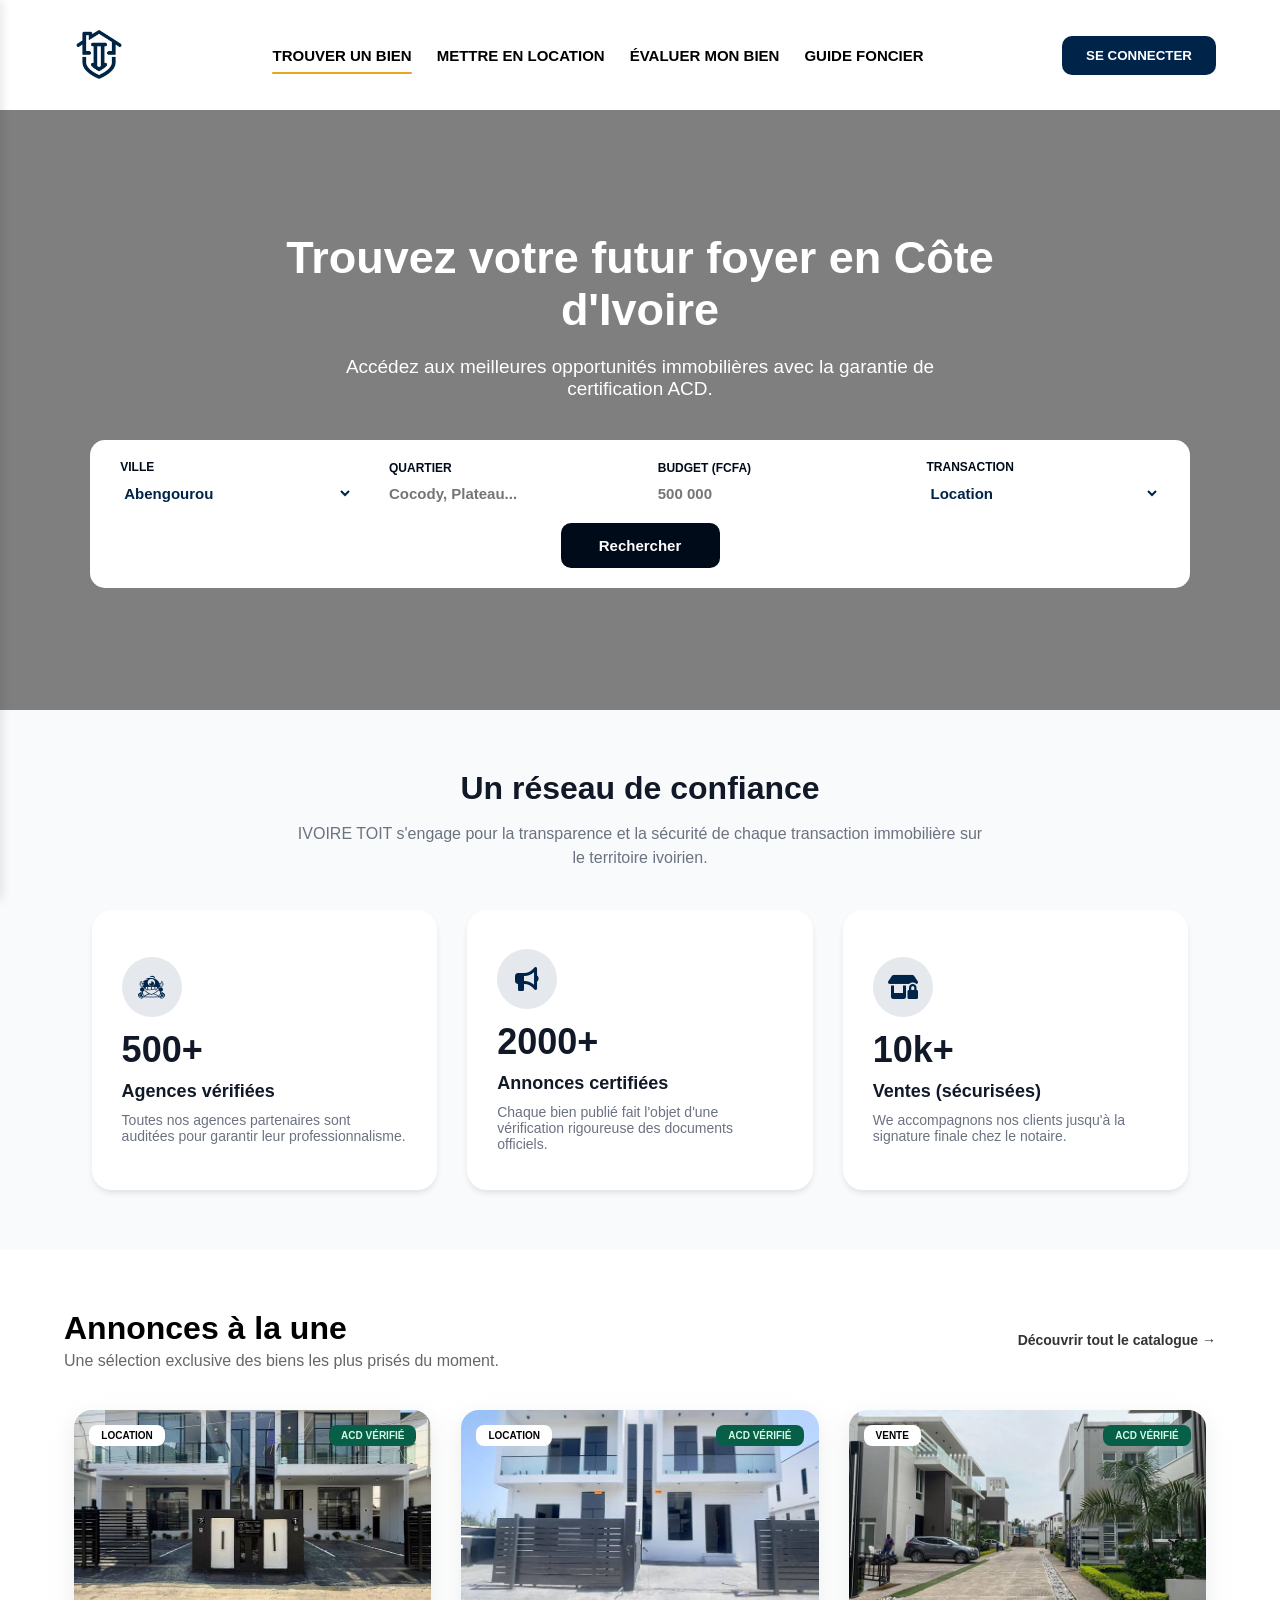
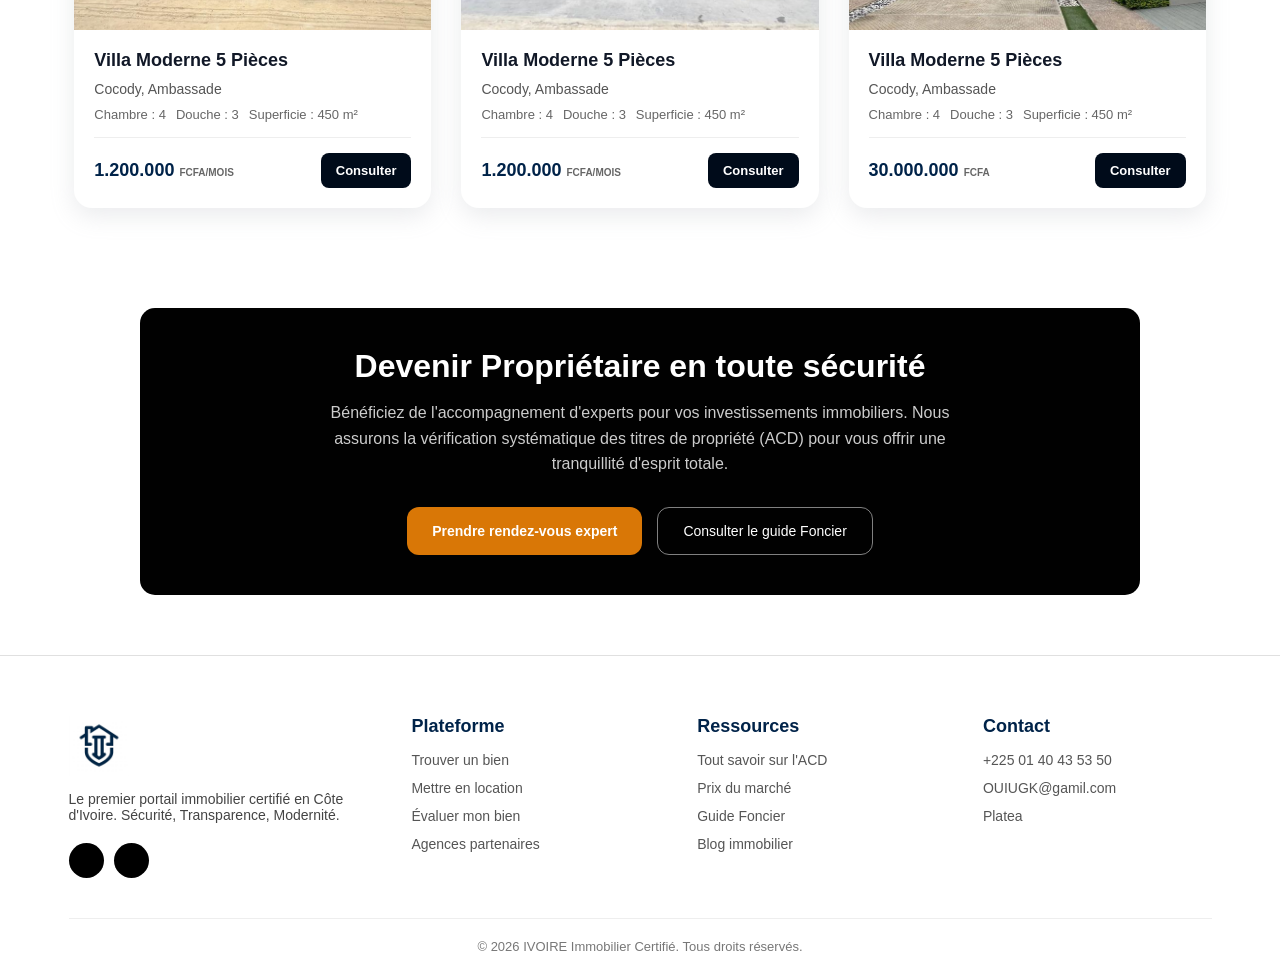
<file: index.html>
<!DOCTYPE html>
<html lang="en">

<head>
    <meta charset="UTF-8">
    <meta name="viewport" content="width=device-width, initial-scale=1.0">
    <title>GESTION-IMMOBILIÈRE</title>
    <link rel="stylesheet" href="./style.css">
    <link rel="icon" type="image/png" href="./IMAGE/LOGO.png">
    <link rel="stylesheet" href="https://cdnjs.cloudflare.com/ajax/libs/font-awesome/6.5.1/css/all.min.css">
    <script src="./menu.js"></script>
    <meta name="google-site-verification" content="sCwYyNuKj-NFI8PXNUrdHZATUU22gx-UyauRZFLc5jA" />
</head>

<body>
    <header>
        <div id="Logo">
            <img src="./IMAGE/LOGO.png" alt="Logo">
        </div>
        <div class="nav-bas">
            <h3><a href="" class="active">TROUVER UN BIEN</a></h3>
            <h3><a href="./Location.html"  >METTRE EN LOCATION</a></h3>
            <h3><a href="./evaluation.html">ÉVALUER MON BIEN</a></h3>
            <h3><a href="./GUIDE_FONCIER.html">GUIDE FONCIER</a></h3>
        </div>

        <a href="./SECONNECTER.html" id="Connexion">
            <button>SE CONNECTER</button>
        </a>

        <a href="#" id="openBtn" class="burger-icon">
            <span></span>
            <span></span>
            <span></span>
        </a>

        <!-- MENU LATÉRAL BURGER -->
        <div id="mySidenav" class="sidenav">
            <a id="closeBtn" href="#" class="close">×</a>
            <ul>
                <li><a href="" class="active">TROUVER UN BIEN</a></li>
                <li><a href="./Location.html">METTRE EN LOCATION</a></li>
                <li><a href="./evaluation.html">ÉVALUER MON BIEN</a></li>
                <li><a href="./GUIDE_FONCIER.html">GUIDE FONCIER</a></li>
                <li><a href="./SECONNECTER.html" style="color: #002349; font-weight: bold;">SE CONNECTER</a></li>
            </ul>
                <a href="./SECONNECTER.html" id="Connexion">
            <button>SE CONNECTER</button>
        </a>
        </div>
    </header>

    <section id="Acceuil">
        <div id="flexboxi">
            <h1>Trouvez votre futur foyer en Côte d'Ivoire</h1>
            <p>Accédez aux meilleures opportunités immobilières avec la garantie de certification ACD.</p>

            <div id="Barre_Recherche">
                <div class="input_choix">
                    <label>VILLE</label>
                    <select>
                        <option value="abengourou">Abengourou</option>
                        <option value="abidjan">Abidjan</option>
                        <option value="adzoppe">Adzopé</option>
                        <option value="bondoukou">Bondoukou</option>
                        <option value="bouafle">Bouaflé</option>
                        <option value="bouake">Bouaké</option>
                        <option value="dabou">Dabou</option>
                        <option value="daloa">Daloa</option>
                        <option value="danane">Danané</option>
                        <option value="divo">Divo</option>
                        <option value="duekoue">Duékoué</option>
                        <option value="ferkessedougou">Ferkessédougou</option>
                        <option value="gagnoa">Gagnoa</option>
                        <option value="grand-bassam">Grand-Bassam</option>
                        <option value="guiglo">Guiglo</option>
                        <option value="katiola">Katiola</option>
                        <option value="korhogo">Korhogo</option>
                        <option value="man">Man</option>
                        <option value="san-pedro">San Pedro</option>
                        <option value="soubre">Soubré</option>
                        <option value="yamoussoukro">Yamoussoukro</option>
                        <option value="zebi">Zebi</option>
                    </select>
                </div>

                <div class="Choix">
                    <label>QUARTIER</label>
                    <input type="text" placeholder="Cocody, Plateau...">
                </div>

                <div class="Choix">
                    <label>BUDGET (FCFA)</label>
                    <input type="number" placeholder="500 000">
                </div>

                <div class="Choix">
                    <label>TRANSACTION</label>
                    <select>
                        <option>Location</option>
                        <option>Vente</option>
                    </select>
                </div>

                <div id="Bouton-Recherche">
                    <button>Rechercher</button>
                </div>
            </div>
        </div>
    </section>

    <section id="Section_li">
        <div id="Con_TEXTE">
            <h2>Un réseau de confiance</h2>
            <p>IVOIRE TOIT s'engage pour la transparence et la sécurité de chaque transaction immobilière sur le
                territoire ivoirien.</p>
        </div>

        <div id="LE_Cards">
            <div class="page_texte">
                <div class="Icone"> <i class="fa-brands fa-optin-monster"></i> </div>
                <h3>500+</h3>
                <h4>Agences vérifiées</h4>
                <p>Toutes nos agences partenaires sont auditées pour garantir leur professionnalisme.</p>
            </div>

            <div class="page_texte">
                <div class="Icone"> <i class="fa-solid fa-bullhorn"></i> </div>
                <h3>2000+</h3>
                <h4>Annonces certifiées</h4>
                <p>Chaque bien publié fait l'objet d'une vérification rigoureuse des documents officiels.</p>
            </div>

            <div class="page_texte">
                <div class="Icone"> <i class="fa-solid fa-shop-lock"></i> </div>
                <h3>10k+</h3>
                <h4>Ventes (sécurisées)</h4>
                <p>We accompagnons nos clients jusqu'à la signature finale chez le notaire.</p>
            </div>
        </div>
    </section>

    <main id="Annonces">
        <div id="Annonces_TEXTE">
            <div id="Textes-Entete">
                <h2>Annonces à la une</h2>
                <p>Une sélection exclusive des biens les plus prisés du moment.</p>
            </div>
            <a href="#" id="Lien-Catalogue">Découvrir tout le catalogue →</a>
        </div>

        <div id="box_Annonces">
            <!-- Carte 1 -->
            <div class="Grand_box">
                <div class="Image_fix">
                    <span class="acteur-Tag">LOCATION</span>
                    <span class="filtre-ACD">ACD VÉRIFIÉ</span>
                    <img src="./IMAGE/Maision_2.jpeg" alt="Villa">
                </div>
                <div class="Infos-text">
                    <div class="TEXTETE">
                        <h3>Villa Moderne 5 Pièces</h3>
                    </div>
                    <p class="Localisation">Cocody, Ambassade</p>
                    <div class="detaille">
                        <span>Chambre : 4</span>
                        <span>Douche : 3</span>
                        <span>Superficie : 450 m²</span>
                    </div>
                    <div class="info">
                        <span class="Prix">1.200.000 <small>FCFA/MOIS</small></span>
                        <a href="./Explorer.html" class="Btn-Consulter">Consulter</a>
                    </div>
                </div>
            </div>

            <!-- Carte 2 -->
            <div class="Grand_box">
                <div class="Image_fix">
                    <span class="acteur-Tag">LOCATION</span>
                    <span class="filtre-ACD">ACD VÉRIFIÉ</span>
                    <img src="./IMAGE/Maision_1.jpeg" alt="Villa">
                </div>
                <div class="Infos-text">
                    <div class="TEXTETE">
                        <h3>Villa Moderne 5 Pièces</h3>
                    </div>
                    <p class="Localisation">Cocody, Ambassade</p>
                    <div class="detaille">
                        <span>Chambre : 4</span>
                        <span>Douche : 3</span>
                        <span>Superficie : 450 m²</span>
                    </div>
                    <div class="info">
                        <span class="Prix">1.200.000 <small>FCFA/MOIS</small></span>
                        <a href="./Explorer.html" class="Btn-Consulter">Consulter</a>
                    </div>
                </div>
            </div>

            <!-- Carte 3 -->
            <div class="Grand_box">
                <div class="Image_fix">
                    <span class="acteur-Tag">VENTE</span>
                    <span class="filtre-ACD">ACD VÉRIFIÉ</span>
                    <img src="./IMAGE/Maision_3.jpeg" alt="Villa">
                </div>
                <div class="Infos-text">
                    <div class="TEXTETE">
                        <h3>Villa Moderne 5 Pièces</h3>
                    </div>
                    <p class="Localisation">Cocody, Ambassade</p>
                    <div class="detaille">
                        <span>Chambre : 4</span>
                        <span>Douche : 3</span>
                        <span>Superficie : 450 m²</span>
                    </div>
                    <div class="info">
                        <span class="Prix">30.000.000 <small>FCFA</small></span>
                        <a href="./Explorer.html" class="Btn-Consulter">Consulter</a>
                    </div>
                </div>
            </div>
        </div>
    </main>

    <div id="N_guessan">
        <div class="Bamba">
            <h1 class="Diomande">Devenir Propriétaire en toute sécurité</h1>
            <p class="Doumbia">
                Bénéficiez de l'accompagnement d'experts pour vos investissements immobiliers.
                Nous assurons la vérification systématique des titres de propriété (ACD)
                pour vous offrir une tranquillité d'esprit totale.
            </p>
            <div class="Cisse">
                <button id="Diarrassouba">Prendre rendez-vous expert</button>
                <button id="Dosso">Consulter le guide Foncier</button>
            </div>
        </div>
    </div>

    <footer id="PiedDePage">
        <div class="ConteneurPrincipal">
            <div class="N_guessan_Section">
                <div class="LOGZO">
                    <img src="./IMAGE/LOGO.png" alt="Ivoire Toit">
                </div>
                <p class="Description">Le premier portail immobilier certifié en Côte d'Ivoire. Sécurité, Transparence,
                    Modernité.</p>
                <div class="ReseauxSociaux">
                    <div class="RondSocial"></div>
                    <div class="RondSocial"></div>
                </div>
            </div>

            <div class="Bamba_Colonne">
                <h3>Plateforme</h3>
                <ul>
                    <li>Trouver un bien</li>
                    <li>Mettre en location</li>
                    <li>Évaluer mon bien</li>
                    <li>Agences partenaires</li>
                </ul>
            </div>

            <div class="Diomande_Colonne">
                <h3>Ressources</h3>
                <ul>
                    <li>Tout savoir sur l'ACD</li>
                    <li>Prix du marché</li>
                    <li>Guide Foncier</li>
                    <li>Blog immobilier</li>
                </ul>
            </div>

            <div class="Cisse_Colonne">
                <h3>Contact</h3>
                <ul>
                    <li>+225 01 40 43 53 50</li>
                    <li>OUIUGK@gamil.com</li>
                    <li>Platea</li>
                </ul>
            </div>
        </div>

        <div id="lolar">
            <p>© 2026 IVOIRE Immobilier Certifié. Tous droits réservés.</p>
        </div>
    </footer>
    
</body>

</html>
</file>
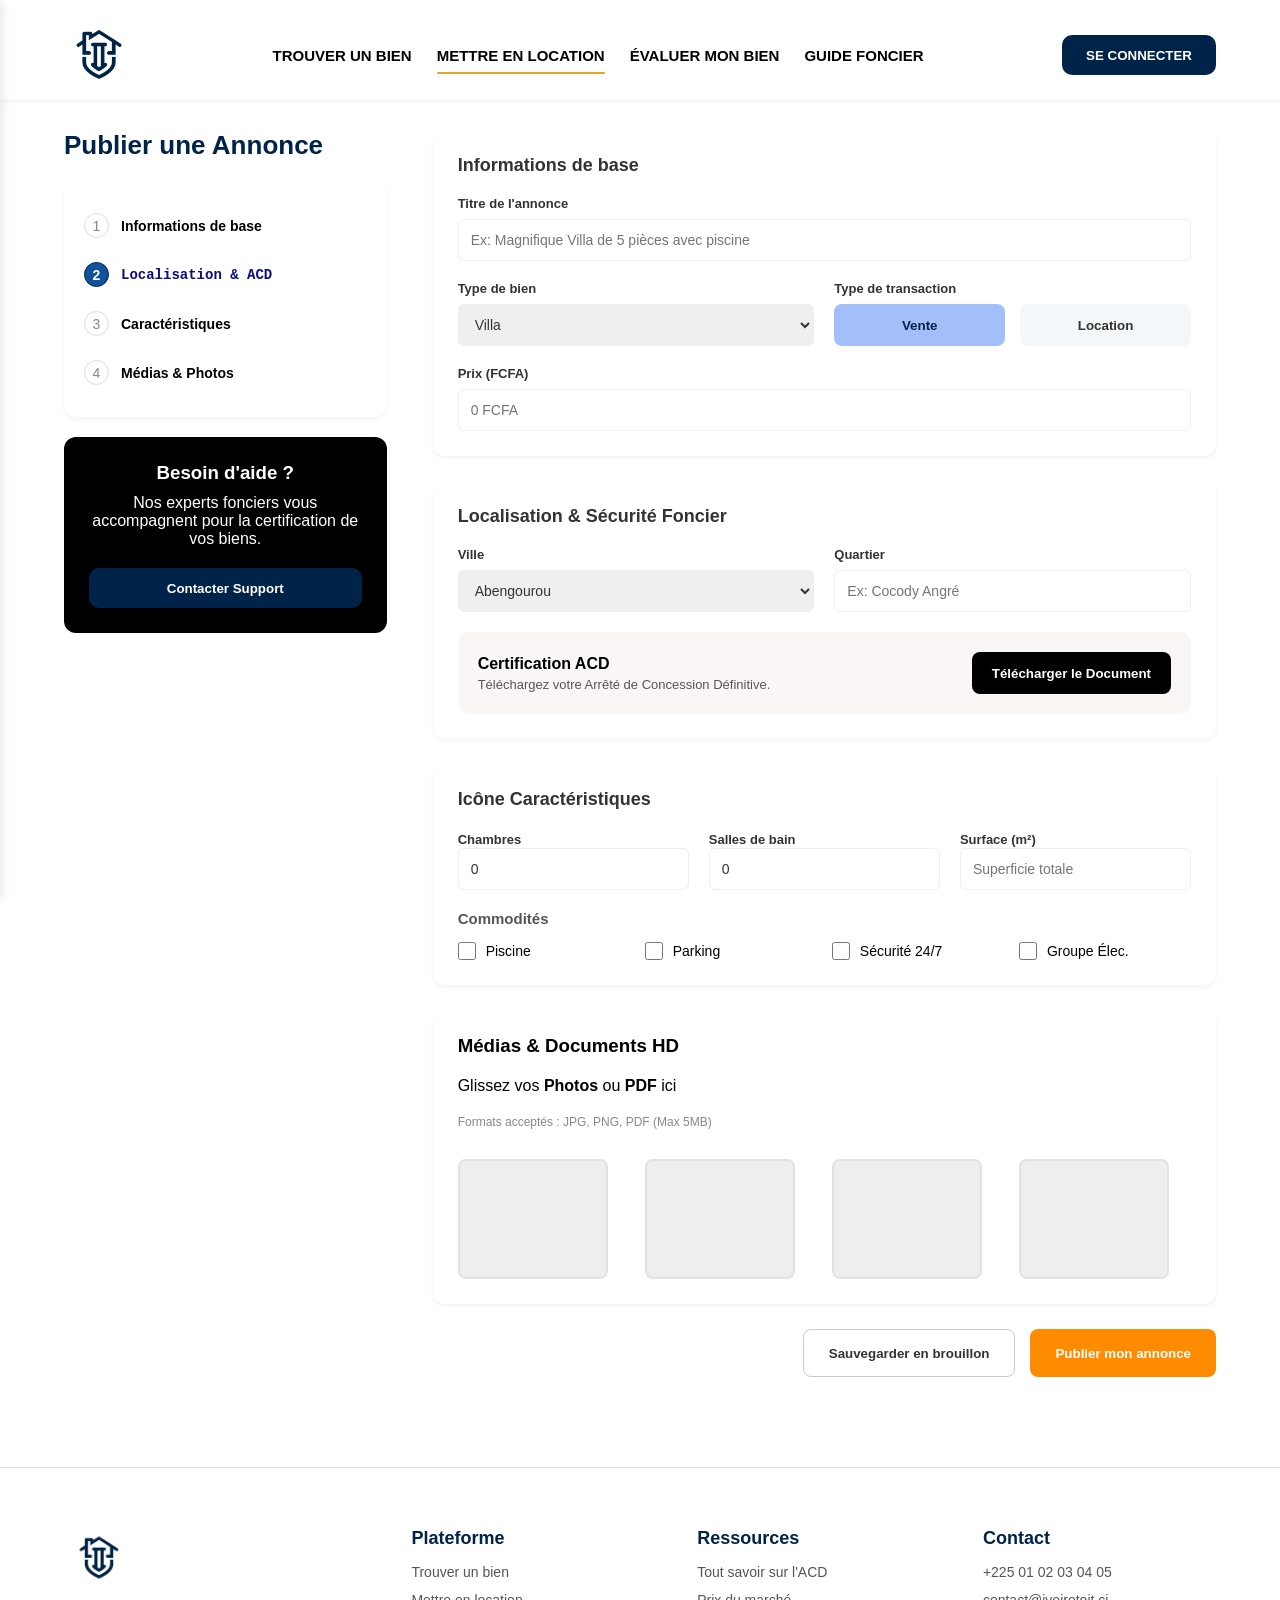
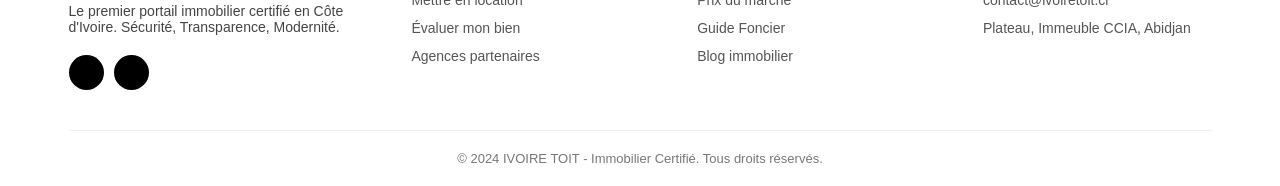
<file:  Mettre_en _ocation.html>
<!DOCTYPE html>
<html lang="en">

<head>
    <meta charset="UTF-8">
    <meta name="viewport" content="width=device-width, initial-scale=1.0">
    <title>GESTION-IMOBILIÈRE</title>
    <link rel="icon" type="image/png" href="./IMAGE/LOGO.png">
    <link rel="stylesheet" href="./ Mettre_en _ocation.css">
    <link rel="stylesheet" href="https://cdnjs.cloudflare.com/ajax/libs/font-awesome/6.5.1/css/all.min.css">
    <link rel="stylesheet" href="./style.css">
    <link rel="stylesheet" href="https://cdnjs.cloudflare.com/ajax/libs/font-awesome/6.5.1/css/all.min.css">
    <script src="./menu.js"></script>
    <meta name="google-site-verification" content="sCwYyNuKj-NFI8PXNUrdHZATUU22gx-UyauRZFLc5jA" />
</head>

<body>

    <header>
        <div id="Logo">
            <img src="./IMAGE/LOGO.png" alt="Logo">
        </div>
        <div class="nav-bas">
            <h3><a href="./index.html">TROUVER UN BIEN</a></h3>
            <h3><a href="./ Mettre_en _ocation.html" class="active">METTRE EN LOCATION</a></h3>
            <h3><a href="./evaluation.html">ÉVALUER MON BIEN</a></h3>
            <h3><a href="./GUIDE_FONCIER.html">GUIDE FONCIER</a></h3>
        </div>


        <a href="./SECONNECTER.html" id="Connexion">
            <button>SE CONNECTER</button>
        </a>


        <a href="#" id="openBtn" class="burger-icon">
            <span></span>
            <span></span>
            <span></span>
        </a>


        <div id="mySidenav" class="sidenav">
            <a id="closeBtn" href="#" class="close">×</a>
            <ul>
                <li><a href="./index.html">TROUVER UN BIEN</a></li>
                <li><a href="./ Mettre_en _ocation.html" class="active">METTRE EN LOCATION</a></li>
                <li><a href="./evaluation.html">ÉVALUER MON BIEN</a></li>
                <li><a href="./GUIDE_FONCIER.html">GUIDE FONCIER</a></li>
                <li><a href="./SECONNECTER.html" style="color: #002349; font-weight: bold;">SE CONNECTER</a></li>
            </ul>
            <a href="./SECONNECTER.html" id="Connexion">
                <button>SE CONNECTER</button>
            </a>
        </div>
    </header>

    <div id="Univer">

        <div id="Martin">
            <h1>Publier une Annonce</h1>

            <div class="Bernard">
                <div class="Thomas">
                    <span class="cercle">1</span>
                    <p>Informations de base</p>
                </div>
                <div class="Thomas actif">
                    <span class="cercle">2</span> <samp>Localisation & ACD </samp>
                </div>
                <div class="Thomas">
                    <span class="cercle">3</span>
                    <p>Caractéristiques</p>
                </div>
                <div class="Thomas">
                    <span class="cercle">4</span>
                    <p>Médias & Photos</p>
                </div>
            </div>

            <div id="Dubois">
                <h3>Besoin d'aide ?</h3>
                <p>Nos experts fonciers vous accompagnent pour la certification de vos biens.</p>
                <div id="concet">
                    <button>Contacter Support</button>
                </div>
            </div>
        </div>

        <div id="Robert">
            <div class="Richard">
                <h2 class="stitre">Informations de base</h2>
                <div class="Durand_DIC">
                    <label>Titre de l'annonce</label>
                    <input type="text" placeholder="Ex: Magnifique Villa de 5 pièces avec piscine">
                </div>
                <div class="Petit">
                    <div class="Durand">
                        <label>Type de bien</label>
                        <select>
                            <option>Villa</option>
                            <option>Appartement</option>
                        </select>
                    </div>
                    <div class="Durand">
                        <label>Type de transaction</label>
                        <div class="noonno">
                            <a href="" class="unique"><button type="button">Vente</button></a>
                            <a href="" class="hjv"><button type="button">Location</button></a>
                        </div>
                    </div>

                    <div class="Durand_DIC full-width">
                        <label>Prix (FCFA)</label>
                        <input type="text" placeholder="0 FCFA">
                    </div>
                </div>
            </div>


            <div class="juniore">
                <h2 class="sous-titre">Localisation & Sécurité Foncier</h2>
                <div class="Petit">
                    <div class="Durand">
                        <label>Ville</label>
                        <select>
                            <option>Abengourou</option>
                            <option>Aboisso</option>
                            <option>Abidjan</option>
                            <option>Adzopé</option>
                            <option>Agboville</option>
                            <option>Ahouabo</option>
                            <option>Bingerville</option>
                            <option>Bloléquin</option>
                            <option>Bondoukou</option>
                            <option>Bonon</option>
                            <option>Bonoua</option>
                            <option>Bouaflé</option>
                            <option>Bouaké</option>
                            <option>Boundiali</option>
                            <option>Buyo</option>
                            <option>Dabou</option>
                            <option>Daloa</option>
                            <option>Danané</option>
                            <option>Duékoué</option>
                            <option>Ferké</option>
                            <option>Gabiadji</option>
                            <option>Gagnoa</option>
                            <option>Grand-Bassam</option>
                            <option>Grand-Béreby</option>
                            <option>Grand-Zattry</option>
                            <option>Guiglo</option>
                            <option>Ivoguhé</option>
                            <option>Korhogo</option>
                            <option>Lakota</option>
                            <option>Man</option>
                            <option>Méagui</option>
                            <option>Okrouyo</option>
                            <option>Oumé</option>
                            <option>Saïoua</option>
                            <option>San-Pédro</option>
                            <option>Séguéla</option>
                            <option>Seitifla</option>
                            <option>Sinfra</option>
                            <option>Soubré</option>
                            <option>Vavoua</option>
                            <option>Yamoussoukro</option>
                            <option>Zouan-Hounien</option>
                        </select>
                    </div>
                    <div class="Durand">
                        <label>Quartier</label>
                        <input type="text" placeholder="Ex: Cocody Angré">
                    </div>
                </div>
                <div id="Moreau">
                    <div class="text">
                        <strong>Certification ACD</strong>
                        <p>Téléchargez votre Arrêté de Concession Définitive.</p>
                    </div>
                    <button class="btn-vert">Télécharger le Document</button>
                </div>
            </div>

            <div class="Bernard_Junior">
                <h2 class="stitre">Icône Caractéristiques</h2>

                <div class="Trio">
                    <div class="Durand_Triplet">
                        <label>Chambres</label>
                        <input type="number" value="0">
                    </div>
                    <div class="Durand_Triplet">
                        <label>Salles de bain</label>
                        <input type="number" value="0">
                    </div>
                    <div class="Durand_Triplet">
                        <label>Surface (m²)</label>
                        <input type="text" placeholder="Superficie totale">
                    </div>
                </div>

                <div class="wilsone">
                    <h3>Commodités</h3>
                    <div class="Commodites_Grid">
                        <div class="Commodite_Case"><input type="checkbox"> Piscine</div>
                        <div class="Commodite_Case"><input type="checkbox"> Parking</div>
                        <div class="Commodite_Case"><input type="checkbox"> Sécurité 24/7</div>
                        <div class="Commodite_Case"><input type="checkbox"> Groupe Élec.</div>
                    </div>
                </div>
            </div>

            <div class="Bernard_flex">
                <h3>Médias & Documents HD</h3>
                <p>Glissez vos <strong>Photos</strong> ou <strong>PDF</strong> ici</p>
                <span>Formats acceptés : JPG, PNG, PDF (Max 5MB)</span>

                <div class="Grille_Photos">
                    <label for="file-upload-1" class="Photo_Carre vide">
                        <input type="file" id="file-upload-1" multiple accept="image/*,.pdf" style="display:none;">
                    </label>
                    <label for="file-upload-2" class="Photo_Carre vide">
                        <input type="file" id="file-upload-2" multiple accept="image/*,.pdf" style="display:none;">
                    </label>
                    <label for="file-upload-3" class="Photo_Carre vide">
                        <input type="file" id="file-upload-3" multiple accept="image/*,.pdf" style="display:none;">
                    </label>
                    <label for="file-upload-4" class="Photo_Carre vide">
                        <input type="file" id="file-upload-4" multiple accept="image/*,.pdf" style="display:none;">
                    </label>
                </div>
            </div>

            <div id="Roux">
                <button class="Morel Blanc">Sauvegarder en brouillon</button>
                <button class="Morel orange">Publier mon annonce</button>
            </div>
        </div>
    </div>

    <footer id="PiedDePage">
        <div class="ConteneurPrincipal">
            <div class="N_guessan_Section">
                <div class="LOGZO">
                    <img src="./IMAGE/LOGO.png" alt="Ivoire Toit">
                </div>
                <p class="Description">Le premier portail immobilier certifié en Côte d'Ivoire. Sécurité, Transparence,
                    Modernité.</p>
                <div class="ReseauxSociaux">
                    <div class="RondSocial"></div>
                    <div class="RondSocial"></div>
                </div>
            </div>

            <div class="Bamba_Colonne">
                <h3>Plateforme</h3>
                <ul>
                    <li>Trouver un bien</li>
                    <li>Mettre en location</li>
                    <li>Évaluer mon bien</li>
                    <li>Agences partenaires</li>
                </ul>
            </div>

            <div class="Diomande_Colonne">
                <h3>Ressources</h3>
                <ul>
                    <li>Tout savoir sur l'ACD</li>
                    <li>Prix du marché</li>
                    <li>Guide Foncier</li>
                    <li>Blog immobilier</li>
                </ul>
            </div>

            <div class="Cisse_Colonne">
                <h3>Contact</h3>
                <ul>
                    <li>+225 01 02 03 04 05</li>
                    <li>contact@ivoiretoit.ci</li>
                    <li>Plateau, Immeuble CCIA, Abidjan</li>
                </ul>
            </div>
        </div>

        <div id="lolar">
            <p>© 2024 IVOIRE TOIT - Immobilier Certifié. Tous droits réservés.</p>
        </div>
    </footer>

</body>

</html>
</file>
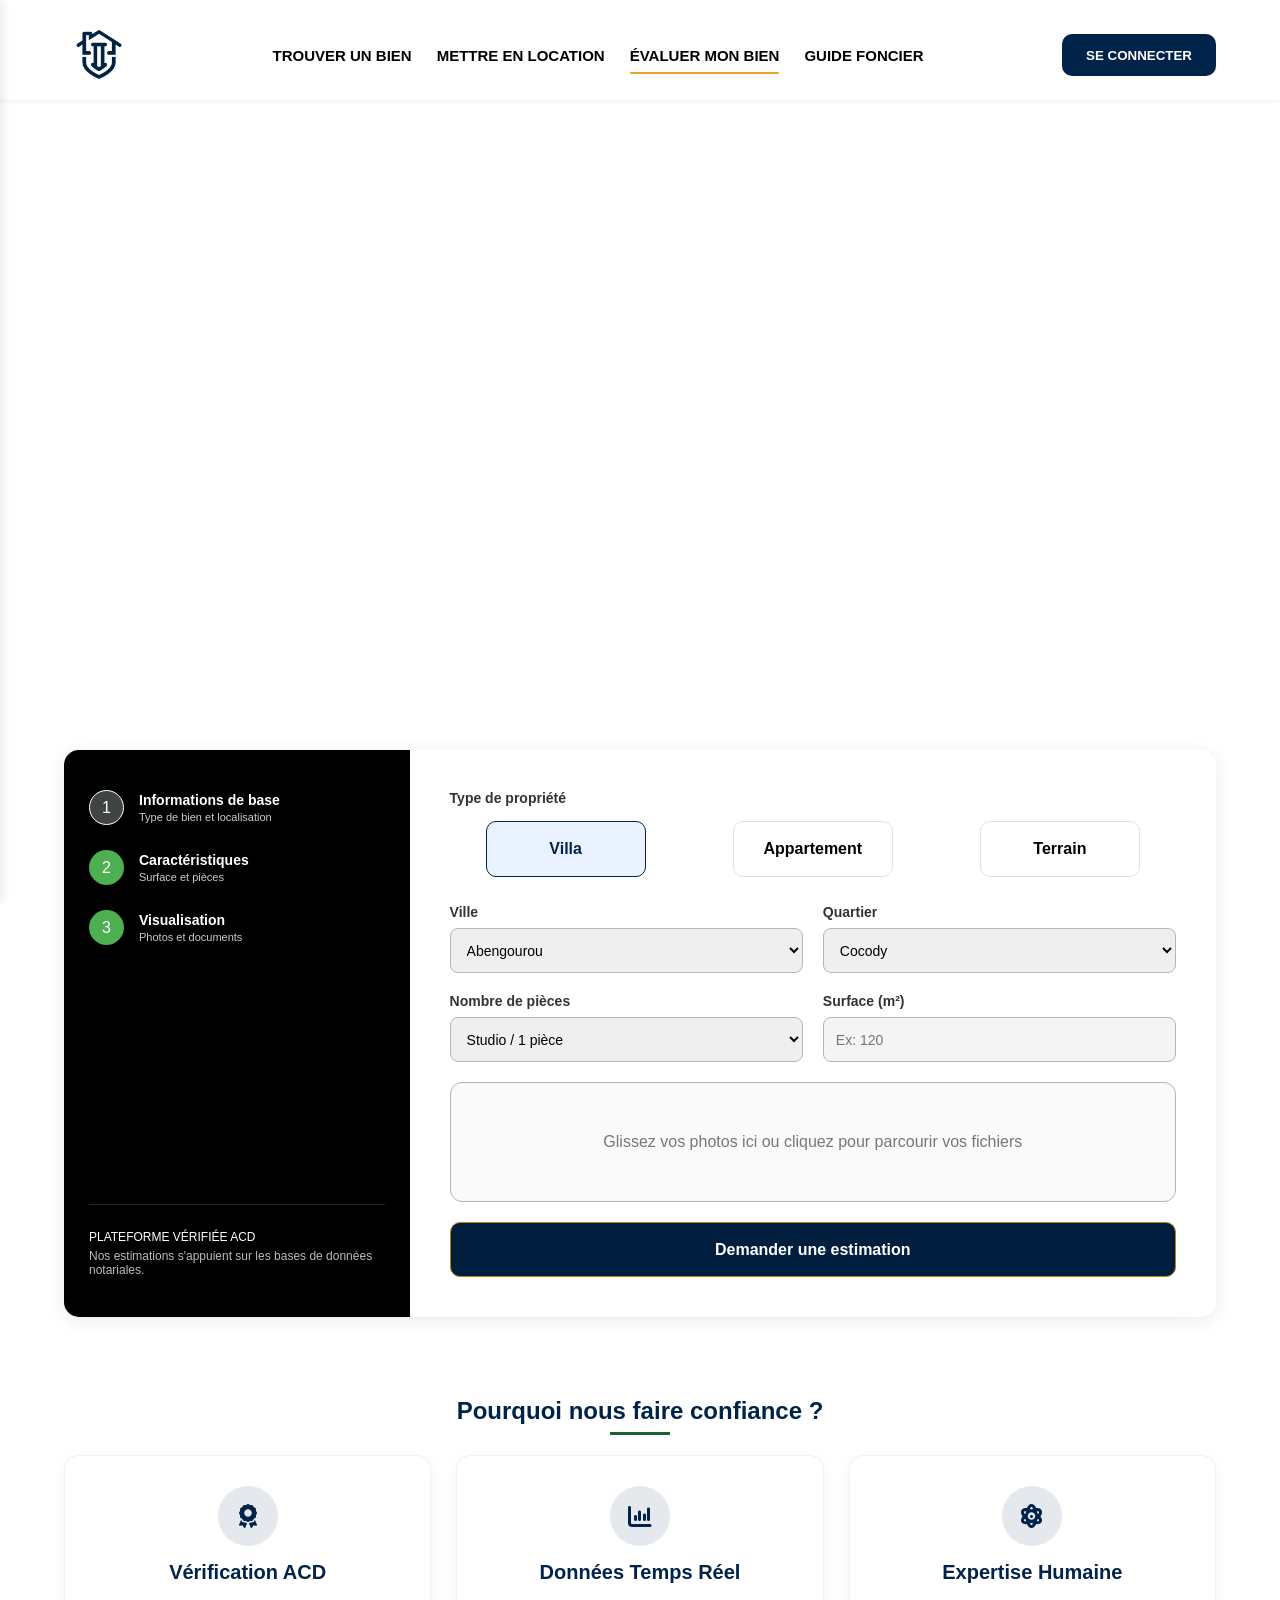
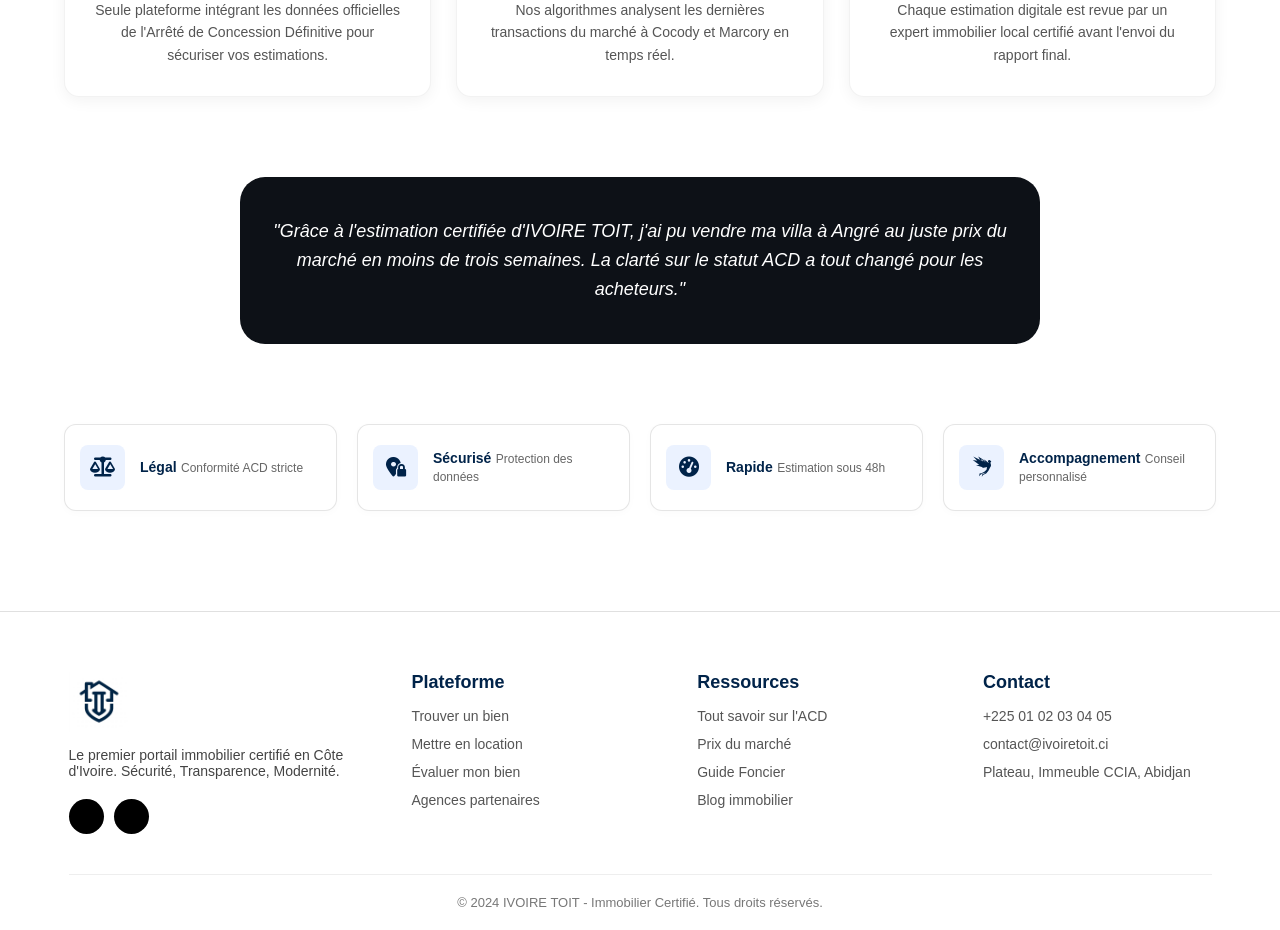
<file: evaluation.html>
<!DOCTYPE html>
<html lang="fr">

<head>
    <meta charset="UTF-8">
    <meta name="viewport" content="width=device-width, initial-scale=1.0">
    <title>GESTION-IMMOBILIÈRE</title>
    <link rel="icon" type="image/png" href="./IMAGE/LOGO.png">
    <link rel="stylesheet" href="./evaluation.css">
    <link rel="stylesheet" href="https://cdnjs.cloudflare.com/ajax/libs/font-awesome/6.5.1/css/all.min.css">

    <link rel="stylesheet" href="./style.css">


    <link rel="stylesheet" href="https://cdnjs.cloudflare.com/ajax/libs/font-awesome/6.5.1/css/all.min.css">

    <script src="./menu.js"></script>
    <meta name="google-site-verification" content="sCwYyNuKj-NFI8PXNUrdHZATUU22gx-UyauRZFLc5jA" />
</head>

<body>

    <header>
        <div id="Logo">
            <img src="./IMAGE/LOGO.png" alt="Logo">
        </div>

   
        <div class="nav-bas">
            <h3><a href="./index.html">TROUVER UN BIEN</a></h3>
            <h3><a href="./Location.html">METTRE EN LOCATION</a></h3>
            <h3><a href="./evaluation.html"  class="active" >ÉVALUER MON BIEN</a></h3>
            <h3><a href="./GUIDE_FONCIER.html">GUIDE FONCIER</a></h3>
        </div>

     
        <a href="./SECONNECTER.html" id="Connexion">
            <button>SE CONNECTER</button>
        </a>


        <a href="#" id="openBtn" class="burger-icon">
            <span></span>
            <span></span>
            <span></span>
        </a>

        <!-- LE MENU LATÉRAL (Mobile) -->
        <div id="mySidenav" class="sidenav">
            <a id="closeBtn" href="#" class="close">×</a>
            <ul>
                <li><a href="./index.html">TROUVER UN BIEN</a></li>
                <li><a href="./Location.html">METTRE EN LOCATION</a></li>
                <li><a href="./evaluation.html"  class="active" >ÉVALUER MON BIEN</a></li>
                <li><a href="./GUIDE_FONCIER.html">GUIDE FONCIER</a></li>
                <li><a href="./SECONNECTER.html" style="color: #002349; font-weight: bold;">SE CONNECTER</a></li>
            </ul>
             <a href="./SECONNECTER.html" id="Connexion">
            <button>SE CONNECTER</button>
        </a>
        </div>
    </header>

    <main id="Acceuil">
        <h1>Estimer la valeur de votre bien</h1>
        <p>Obtenez une évaluation précise et certifiée de votre propriété en quelques clics grâce à notre expertise du
            marché ivoirien.</p>
    </main>

    <div id="ConTte">
        <div id="Bar">
            <div class="Etape">
                <div class="Chiffre-classe">1</div>
                <div class="exte">
                    Informations de base<br>
                    <span>Type de bien et localisation</span>
                </div>
            </div>
            <div class="Etape">
                <div class="Chiffre">2</div>
                <div class="exte">
                    Caractéristiques<br>
                    <span>Surface et pièces</span>
                </div>
            </div>
            <div class="Etape">
                <div class="Chiffre">3</div>
                <div class="exte">
                    Visualisation<br>
                    <span>Photos et documents</span>
                </div>
            </div>

            <div id="Sceau">
                PLATEFORME VÉRIFIÉE ACD
                <p>Nos estimations s'appuient sur les bases de données notariales.</p>
            </div>
        </div>

        <div id="Formul">
            <div class="Un-Groupe">
                <label>Type de propriété</label>
                <div class="Les-Options">
                    <div class="Un-Choix Ce-Choix">Villa</div>
                    <div class="Un-Choix">Appartement</div>
                    <div class="Un-Choix">Terrain</div>
                </div>
            </div>

            <div class="Une-Ligne">
                <div class="La-Colonne">
                    <label>Ville</label>
                    <select class="Un-Champ">
                        <option value="abengourou">Abengourou</option>
                        <option value="abidjan">Abidjan</option>
                        <option value="adzoppe">Adzopé</option>
                        <option value="bondoukou">Bondoukou</option>
                        <option value="bouafle">Bouaflé</option>
                        <option value="bouake">Bouaké</option>
                        <option value="dabou">Dabou</option>
                        <option value="daloa">Daloa</option>
                        <option value="danane">Danané</option>
                        <option value="divo">Divo</option>
                        <option value="duekoue">Duékoué</option>
                        <option value="ferkessedougou">Ferkessédougou</option>
                        <option value="gagnoa">Gagnoa</option>
                        <option value="grand-bassam">Grand-Bassam</option>
                        <option value="guiglo">Guiglo</option>
                        <option value="katiola">Katiola</option>
                        <option value="korhogo">Korhogo</option>
                        <option value="man">Man</option>
                        <option value="san-pedro">San Pedro</option>
                        <option value="soubre">Soubré</option>
                        <option value="yamoussoukro">Yamoussoukro</option>
                        <option value="zebi">Zebi</option>
                    </select>
                </div>
                <div class="La-Colonne">
                    <label>Quartier</label>
                    <select class="Un-Champ">
                        <option>Cocody</option>
                    </select>
                </div>
            </div>

            <div class="Une-Ligne">
                <div class="La-Colonne">
                    <label>Nombre de pièces</label>
                    <select class="Un-Champ">
                        <option>Studio / 1 pièce</option>
                    </select>
                </div>
                <div class="La-Colonne">
                    <label>Surface (m²)</label>
                    <input type="text" class="Champd" placeholder="Ex: 120">
                </div>
            </div>

            <div id="La-Zone-Upload">
                <p>Glissez vos photos ici ou cliquez pour parcourir vos fichiers</p>
            </div>

            <button id="Le-Bouton">Demander une estimation</button>
        </div>
    </div>

    <div class="confince">
        <h4>Pourquoi nous faire confiance ?</h4>
    </div>

    <div id="Les-Cartes">
        <div class="Une-Carte">
            <div class="Icone"><i class="fa-solid fa-award"></i></div>
            <h3>Vérification ACD</h3>
            <p>Seule plateforme intégrant les données officielles de l'Arrêté de Concession Définitive pour sécuriser
                vos estimations.</p>
        </div>

        <div class="Une-Carte">
            <div class="Icone"><i class="fa-solid fa-chart-column"></i></div>
            <h3>Données Temps Réel</h3>
            <p>Nos algorithmes analysent les dernières transactions du marché à Cocody et Marcory en temps réel.</p>
        </div>

        <div class="Une-Carte">
            <div class="Icone"><i class="fa-solid fa-atom"></i></div>
            <h3>Expertise Humaine</h3>
            <p>Chaque estimation digitale est revue par un expert immobilier local certifié avant l'envoi du rapport
                final.</p>
        </div>
    </div>

    <div id="monial">
        <div class="testi">
            <p>"Grâce à l'estimation certifiée d'IVOIRE TOIT, j'ai pu vendre ma villa à Angré au juste prix du marché en
                moins de trois semaines. La clarté sur le statut ACD a tout changé pour les acheteurs."</p>
        </div>
    </div>

    <div id="Avantages">
        <div class="carte">
            <div class="icone"><i class="fa-solid fa-scale-balanced"></i></div>
            <div class="infos">
                <span class="titre">Légal</span>
                <span class="sous">Conformité ACD stricte</span>
            </div>
        </div>

        <div class="carte">
            <div class="icone"><i class="fa-solid fa-location-pin-lock"></i></div>
            <div class="infos">
                <span class="titre">Sécurisé</span>
                <span class="sous">Protection des données</span>
            </div>
        </div>

        <div class="carte">
            <div class="icone"><i class="fa-solid fa-gauge-high"></i></div>
            <div class="infos">
                <span class="titre">Rapide</span>
                <span class="sous">Estimation sous 48h</span>
            </div>
        </div>

        <div class="carte">
            <div class="icone"><i class="fa-brands fa-studiovinari"></i></div>
            <div class="infos">
                <span class="titre">Accompagnement</span>
                <span class="sous">Conseil personnalisé</span>
            </div>
        </div>
    </div>
   <footer id="PiedDePage">
        <div class="ConteneurPrincipal">
            <div class="N_guessan_Section">
                <div class="LOGZO">
                    <img src="./IMAGE/LOGO.png" alt="Ivoire Toit">
                </div>
                <p class="Description">Le premier portail immobilier certifié en Côte d'Ivoire. Sécurité, Transparence,
                    Modernité.</p>
                <div class="ReseauxSociaux">
                    <div class="RondSocial"></div>
                    <div class="RondSocial"></div>
                </div>
            </div>

            <div class="Bamba_Colonne">
                <h3>Plateforme</h3>
                <ul>
                    <li>Trouver un bien</li>
                    <li>Mettre en location</li>
                    <li>Évaluer mon bien</li>
                    <li>Agences partenaires</li>
                </ul>
            </div>

            <div class="Diomande_Colonne">
                <h3>Ressources</h3>
                <ul>
                    <li>Tout savoir sur l'ACD</li>
                    <li>Prix du marché</li>
                    <li>Guide Foncier</li>
                    <li>Blog immobilier</li>
                </ul>
            </div>

            <div class="Cisse_Colonne">
                <h3>Contact</h3>
                <ul>
                    <li>+225 01 02 03 04 05</li>
                    <li>contact@ivoiretoit.ci</li>
                    <li>Plateau, Immeuble CCIA, Abidjan</li>
                </ul>
            </div>
        </div>

        <div id="lolar">
            <p>© 2024 IVOIRE TOIT - Immobilier Certifié. Tous droits réservés.</p>
        </div>
    </footer>

</body>

</html>
</file>
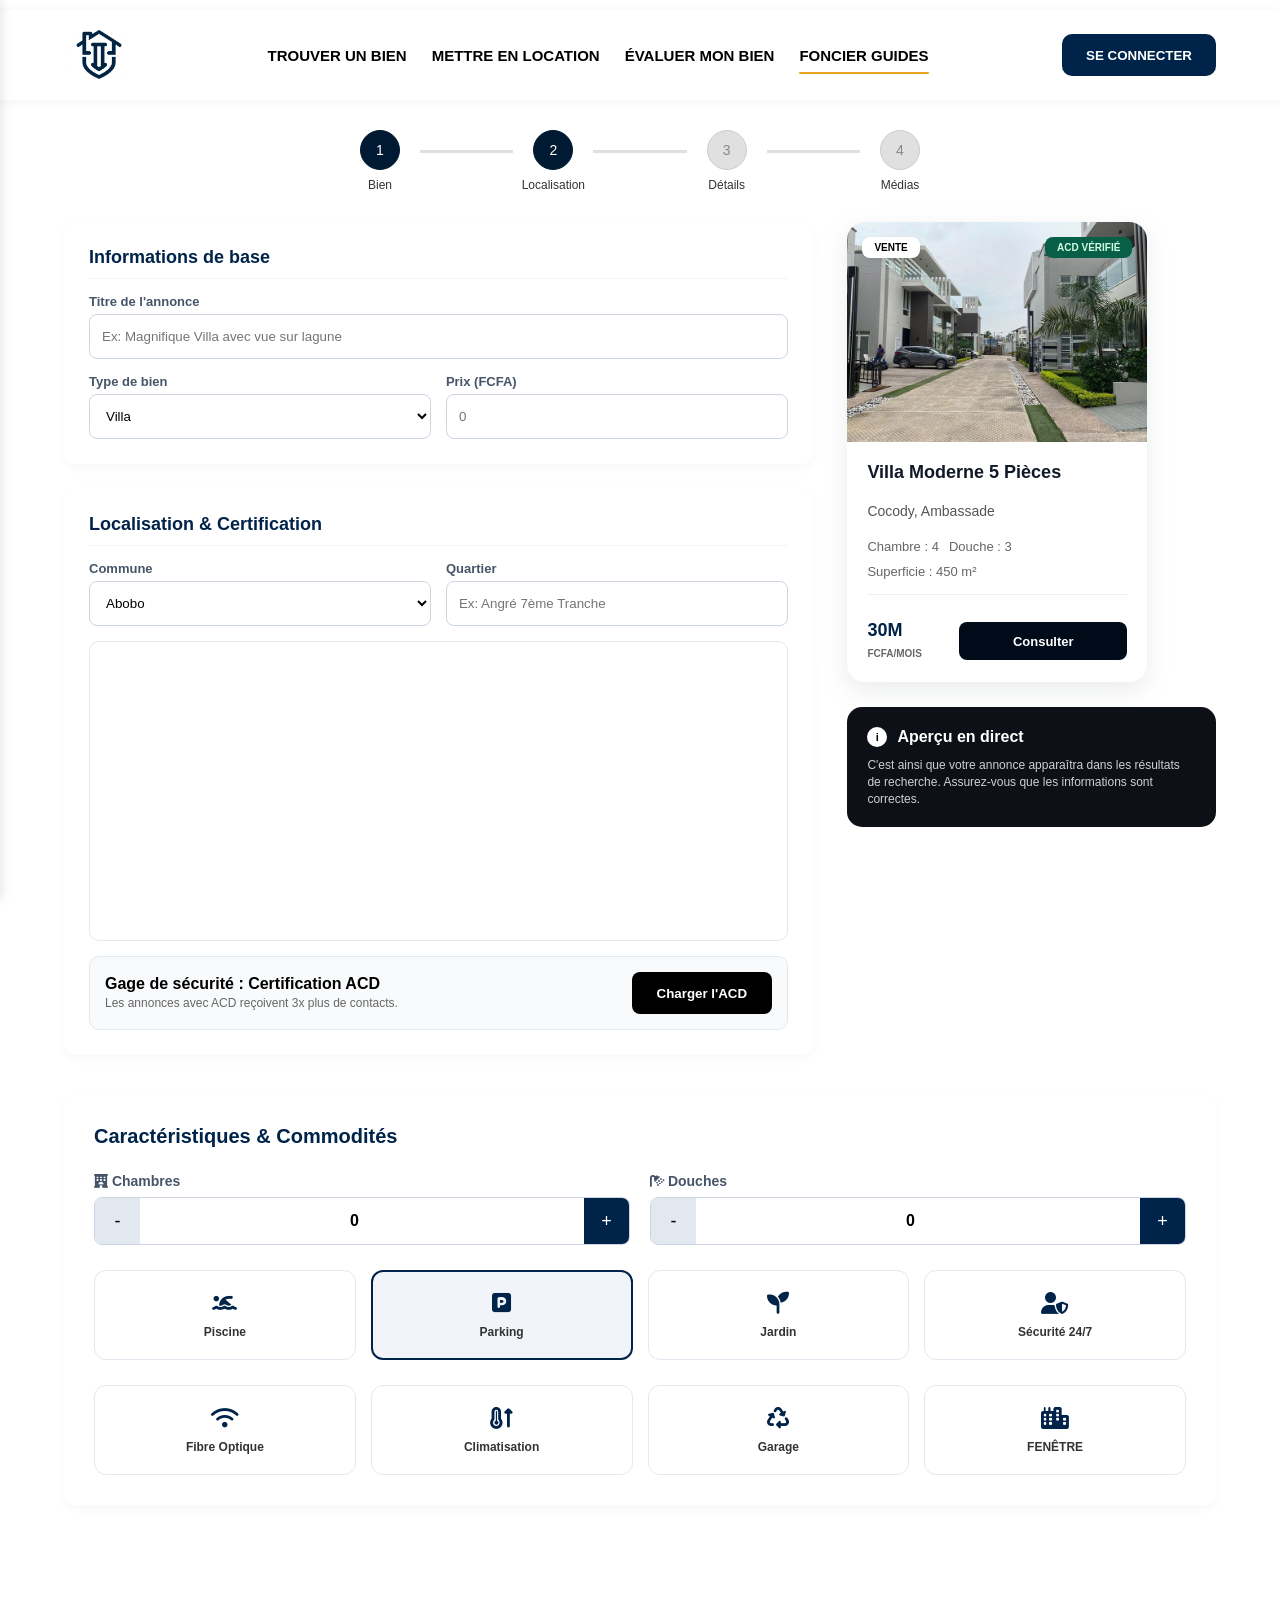
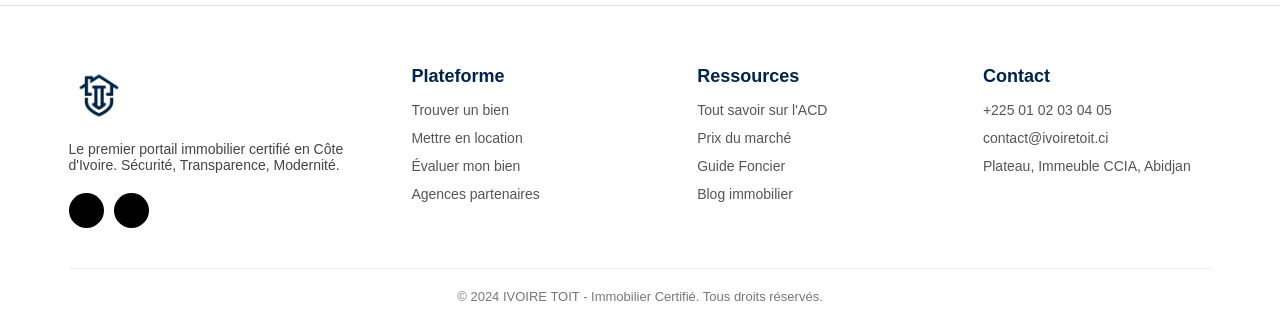
<file: GUIDE_FONCIER.html>
<!DOCTYPE html>
<html lang="fr">

<head>
    <meta charset="UTF-8">
    <meta name="viewport" content="width=device-width, initial-scale=1.0">
    <title>GESTION-IMMOBILIÈRE</title>
    <link rel="icon" type="image/png" href="./IMAGE/LOGO.png">
    <link rel="stylesheet" href="./GUIDE_FONCIER.css">
    <link rel="stylesheet" href="https://cdnjs.cloudflare.com/ajax/libs/font-awesome/6.5.1/css/all.min.css">
    <link rel="stylesheet" href="./style.css">
    <link rel="stylesheet" href="https://cdnjs.cloudflare.com/ajax/libs/font-awesome/6.5.1/css/all.min.css">
    <script src="./menu.js"></script>
    <meta name="google-site-verification" content="sCwYyNuKj-NFI8PXNUrdHZATUU22gx-UyauRZFLc5jA" />
</head>

<body>

    <header>
        <div id="Logo">
            <img src="./IMAGE/LOGO.png" alt="Logo">
        </div>


        <div class="nav-bas">
            <h3><a href="./index.html">TROUVER UN BIEN</a></h3>
            <h3><a href="./Location.html">METTRE EN LOCATION</a></h3>
            <h3><a href="./evaluation.html">ÉVALUER MON BIEN</a></h3>
            <h3><a href="./GUIDE_FONCIER.html" class="active" >FONCIER GUIDES</a></h3>
        </div>


        <a href="./SECONNECTER.html" id="Connexion">
            <button>SE CONNECTER</button>
        </a>

    
        <a href="#" id="openBtn" class="burger-icon">
            <span></span>
            <span></span>
            <span></span>
        </a>

        <!-- LE MENU LATÉRAL (Mobile) -->
        <div id="mySidenav" class="sidenav">
            <a id="closeBtn" href="#" class="close">×</a>
            <ul>
                <li><a href="./index.html">TROUVER UN BIEN</a></li>
                <li><a href="./Location.html">METTRE EN LOCATION</a></li>
                <li><a href="./evaluation.html">ÉVALUER MON BIEN</a></li>
                <li><a href="./GUIDE_FONCIER.html"  class="active" >GUIDE FONCIER</a></li>
                <li><a href="./SECONNECTER.html" style="color: #002349; font-weight: bold;">SE CONNECTER</a></li>
            </ul>
                <a href="./SECONNECTER.html" id="Connexion">
            <button>SE CONNECTER</button>
        </a>
        </div>
    </header>

    <div id="Stepper">
        <div class="etape">
            <div class="cercle actif">1</div>
            <span class="label">Bien</span>
        </div>
        <div class="ligne"></div>
        <div class="etape">
            <div class="cercle actif">2</div>
            <span class="label">Localisation</span>
        </div>
        <div class="ligne"></div>
        <div class="etape">
            <div class="cercle gris">3</div>
            <span class="label">Détails</span>
        </div>
        <div class="ligne"></div>
        <div class="etape">
            <div class="cercle gris">4</div>
            <span class="label">Médias</span>
        </div>
    </div>

    <div id="Page">
        <div id="Gauche">
            <div class="bloc">
                <h3>Informations de base</h3>
                <div class="entree">
                    <label>Titre de l'annonce</label>
                    <input type="text" placeholder="Ex: Magnifique Villa avec vue sur lagune">
                </div>
                <div class="grille">
                    <div class="entree">
                        <label>Type de bien</label>
                        <select>
                            <option>Villa</option>
                            <option>Appartement</option>
                            <option>Terrain</option>
                        </select>
                    </div>
                    <div class="entree">
                        <label>Prix (FCFA)</label>
                        <input type="number" placeholder="0">
                    </div>
                </div>
            </div>

            <div class="bloc_2">
                <h3>Localisation & Certification</h3>
                <div class="grille">
                    <div class="entree">
                        <label>Commune</label>
                        <select id="communeSelect" onchange="changerCommune()">
                            <option value="Abobo, Abidjan, CI">Abobo</option>
                            <option value="Adjamé, Abidjan, CI">Adjamé</option>
                            <option value="Anyama, Abidjan, CI">Anyama</option>
                            <option value="Attécoubé, Abidjan, CI">Attécoubé</option>
                            <option value="Bingerville, Abidjan, CI">Bingerville</option>
                            <option value="Cocody, Abidjan, CI">Cocody</option>
                            <option value="Koumassi, Abidjan, CI">Koumassi</option>
                            <option value="Marcory, Abidjan, CI">Marcory</option>
                            <option value="Plateau, Abidjan, CI">Plateau</option>
                            <option value="Port-Bouët, Abidjan, CI">Port-Bouët</option>
                            <option value="Songon, Abidjan, CI">Songon</option>
                            <option value="Treichville, Abidjan, CI">Treichville</option>
                            <option value="Yopougon, Abidjan, CI">Yopougon</option>
                            <option value="Yamoussoukro, CI">Yamoussoukro</option>
                            <option value="Bouaké, CI">Bouaké</option>
                            <option value="San-Pédro, CI">San-Pédro</option>
                            <option value="Korhogo, CI">Korhogo</option>
                            <option value="Daloa, CI">Daloa</option>
                            <option value="Man, CI">Man</option>
                            <option value="Gagnoa, CI">Gagnoa</option>
                            <option value="Abengourou, CI">Abengourou</option>
                            <option value="Soubré, CI">Soubré</option>
                            <option value="Odienné, CI">Odienné</option>
                            <option value="Bondoukou, CI">Bondoukou</option>
                            <option value="Agboville, CI">Agboville</option>
                            <option value="Dimbokro, CI">Dimbokro</option>
                            <option value="Ferkessédougou, CI">Ferkessédougou</option>
                            <option value="Grand-Bassam, CI">Grand-Bassam</option>
                        </select>
                    </div>
                    <div class="entree">
                        <label>Quartier</label>
                        <input type="text" placeholder="Ex: Angré 7ème Tranche">
                    </div>
                </div>

                <div id="Map">
                    <div class="map_coner">
                        <iframe id="maCarteIframe" src="https://maps.google.com/maps?q=Abidjan&z=12&output=embed"
                            allowfullscreen="" loading="lazy"></iframe>
                    </div>
                </div>

                <div id="Securite">
                    <div class="infos">
                        <strong style="display: block;">Gage de sécurité : Certification ACD</strong>
                        <span style="font-size: 12px; color: #666;">Les annonces avec ACD reçoivent 3x plus de
                            contacts.</span>
                    </div>
                    <button id="Charger">Charger l'ACD</button>
                </div>
            </div>
        </div>

        <div id="Droite">
            <div id="Carte">
                <div class="Grand_box">
                    <div class="Image_fix">
                        <span class="acteur-Tag">VENTE</span>
                        <span class="filtre-ACD">ACD VÉRIFIÉ</span>
                        <img src="./IMAGE/Maision_3.jpeg" alt="Villa">
                    </div>
                    <div class="Infos-text">
                        <div class="TEXTETE">
                            <h3>Villa Moderne 5 Pièces</h3>
                        </div>
                        <p class="Localisation">Cocody, Ambassade</p>
                        <div class="detaille">
                            <span>Chambre : 4</span>
                            <span>Douche : 3</span>
                            <span>Superficie : 450 m²</span>
                        </div>
                        <div class="info">
                            <span class="Prix">30M <small>FCFA/MOIS</small></span>
                            <button class="Btn-Consulter">
                                <p>Consulter</p>
                            </button>
                        </div>
                    </div>
                </div>
            </div>

            <div id="Aperçu">
                <div class="VICION">
                    <div class="IConei">i</div>
                    <strong>Aperçu en direct</strong>
                </div>
                <p style="margin-top: 10px; font-size: 12px; opacity: 0.8; line-height: 1.4;">
                    C'est ainsi que votre annonce apparaîtra dans les résultats de recherche. Assurez-vous que les
                    informations sont correctes.
                </p>
            </div>
        </div>
    </div>

    <section id="Blhe">
        <h2 id="Tinipal">Caractéristiques & Commodités</h2>
        <div class="Limple">
            <div class="Coree">
                <label class="Pxte"><i class="fa-solid fa-hotel"></i> Chambres</label>
                <div id="ReglageChambres" class="CadreSaisie">
                    <button type="button" class="Touche">-</button>
                    <input type="number" value="0" class="ZoneChiffre">
                    <button type="button" class="Touche FondSombre">+</button>
                </div>
            </div>
            <div class="Coree">
                <label class="Pxte"><i class="fa-solid fa-shower"></i> Douches</label>
                <div id="ReglageDouches" class="CadreSaisie">
                    <button type="button" class="Touche">-</button>
                    <input type="number" value="0" class="ZoneChiffre">
                    <button type="button" class="Touche FondSombre">+</button>
                </div>
            </div>
        </div>

        <div class="GrilleOptions">
            <div class="BlocIcone">
                <div class="Symbole"><i class="fa-solid fa-person-swimming"></i></div>
                <div class="NomOption">Piscine</div>
            </div>
            <div class="BlocIcone Choisi">
                <div class="Symbole"><i class="fa-solid fa-square-parking"></i></div>
                <div class="NomOption">Parking</div>
            </div>
            <div class="BlocIcone">
                <div class="Symbole"><i class="fa-solid fa-seedling"></i></div>
                <div class="NomOption">Jardin</div>
            </div>
            <div class="BlocIcone">
                <div class="Symbole"><i class="fa-solid fa-user-shield"></i></div>
                <div class="NomOption">Sécurité 24/7</div>
            </div>
        </div>

        <div class="GrilleOptions">
            <div class="BlocIcone">
                <div class="Symbole"><i class="fa-solid fa-wifi"></i></div>
                <div class="NomOption">Fibre Optique</div>
            </div>
            <div class="BlocIcone">
                <div class="Symbole"><i class="fa-solid fa-temperature-arrow-up"></i></div>
                <div class="NomOption">Climatisation</div>
            </div>
            <div class="BlocIcone">
                <div class="Symbole"><i class="fa-solid fa-recycle"></i></div>
                <div class="NomOption">Garage</div>
            </div>
            <div class="BlocIcone">
                <div class="Symbole"><i class="fa-solid fa-city"></i></div>
                <div class="NomOption">FENÊTRE</div>
            </div>
        </div>
    </section>
   <footer id="PiedDePage">
        <div class="ConteneurPrincipal">
            <div class="N_guessan_Section">
                <div class="LOGZO">
                    <img src="./IMAGE/LOGO.png" alt="Ivoire Toit">
                </div>
                <p class="Description">Le premier portail immobilier certifié en Côte d'Ivoire. Sécurité, Transparence,
                    Modernité.</p>
                <div class="ReseauxSociaux">
                    <div class="RondSocial"></div>
                    <div class="RondSocial"></div>
                </div>
            </div>

            <div class="Bamba_Colonne">
                <h3>Plateforme</h3>
                <ul>
                    <li>Trouver un bien</li>
                    <li>Mettre en location</li>
                    <li>Évaluer mon bien</li>
                    <li>Agences partenaires</li>
                </ul>
            </div>

            <div class="Diomande_Colonne">
                <h3>Ressources</h3>
                <ul>
                    <li>Tout savoir sur l'ACD</li>
                    <li>Prix du marché</li>
                    <li>Guide Foncier</li>
                    <li>Blog immobilier</li>
                </ul>
            </div>

            <div class="Cisse_Colonne">
                <h3>Contact</h3>
                <ul>
                    <li>+225 01 02 03 04 05</li>
                    <li>contact@ivoiretoit.ci</li>
                    <li>Plateau, Immeuble CCIA, Abidjan</li>
                </ul>
            </div>
        </div>

        <div id="lolar">
            <p>© 2024 IVOIRE TOIT - Immobilier Certifié. Tous droits réservés.</p>
        </div>
    </footer>

    <script>
        function changerCommune() {
            const select = document.getElementById('communeSelect');
            const commune = select.value;
            const iframe = document.getElementById('maCarteIframe');
            const nouveauLien = `https://maps.google.com/maps?q=${encodeURIComponent(commune)}&z=14&output=embed`;
            iframe.src = nouveauLien;
        }
    </script>
</body>

</html>
</file>
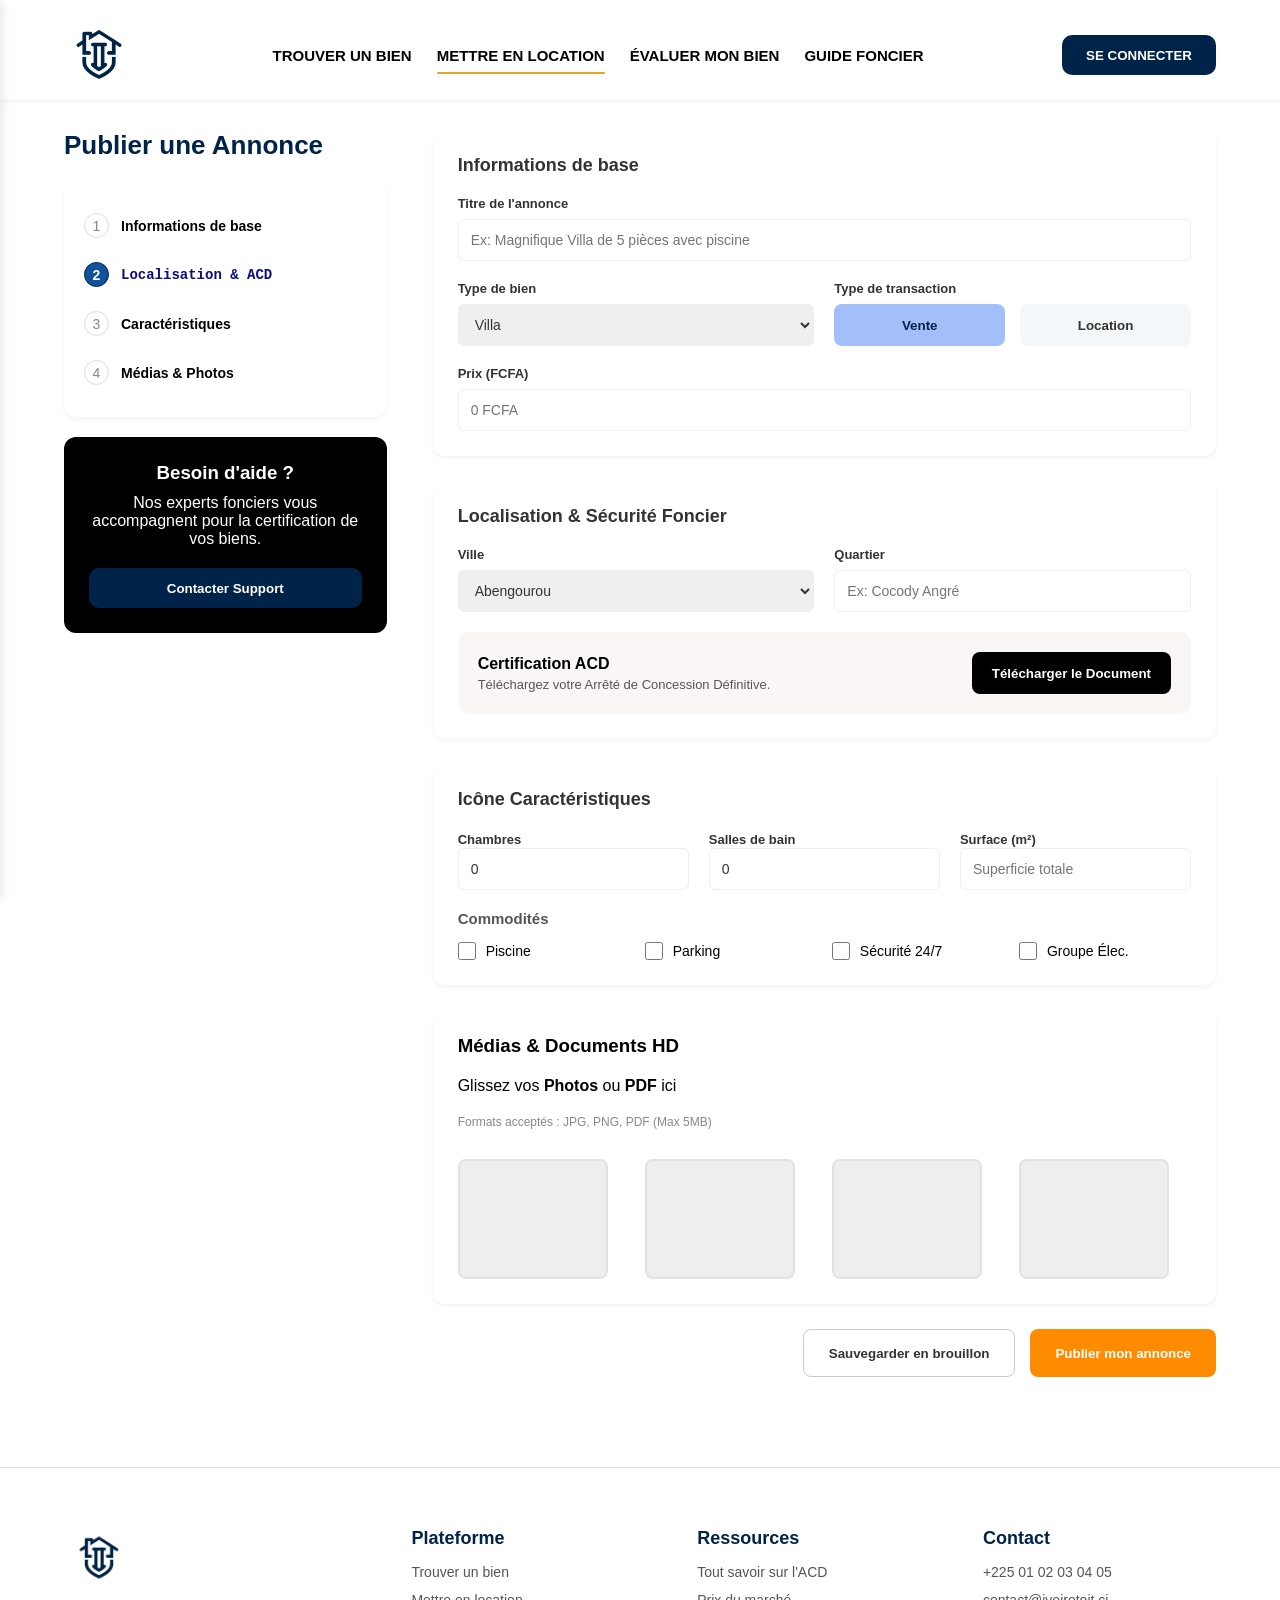
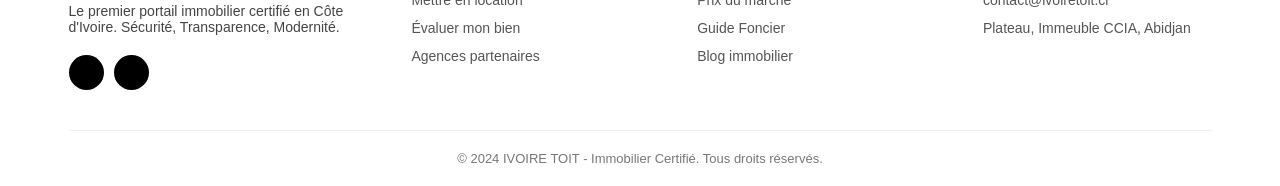
<file: Location.html>
<!DOCTYPE html>
<html lang="en">

<head>
    <meta charset="UTF-8">
    <meta name="viewport" content="width=device-width, initial-scale=1.0">
    <title>GESTION-IMOBILIÈRE</title>
    <link rel="icon" type="image/png" href="./IMAGE/LOGO.png">
    <link rel="stylesheet" href="./Location.css">
    <link rel="stylesheet" href="https://cdnjs.cloudflare.com/ajax/libs/font-awesome/6.5.1/css/all.min.css">
    <link rel="stylesheet" href="./style.css">
    <link rel="stylesheet" href="https://cdnjs.cloudflare.com/ajax/libs/font-awesome/6.5.1/css/all.min.css">
    <script src="./menu.js"></script>
    <meta name="google-site-verification" content="sCwYyNuKj-NFI8PXNUrdHZATUU22gx-UyauRZFLc5jA" />
</head>

<body>

    <header>
        <div id="Logo">
            <img src="./IMAGE/LOGO.png" alt="Logo">
        </div>
        <div class="nav-bas">
            <h3><a href="./index.html">TROUVER UN BIEN</a></h3>
            <h3><a href="./Location.html" class="active">METTRE EN LOCATION</a></h3>
            <h3><a href="./evaluation.html">ÉVALUER MON BIEN</a></h3>
            <h3><a href="./GUIDE_FONCIER.html">GUIDE FONCIER</a></h3>
        </div>


        <a href="./SECONNECTER.html" id="Connexion">
            <button>SE CONNECTER</button>
        </a>


        <a href="#" id="openBtn" class="burger-icon">
            <span></span>
            <span></span>
            <span></span>
        </a>


        <div id="mySidenav" class="sidenav">
            <a id="closeBtn" href="#" class="close">×</a>
            <ul>
                <li><a href="./index.html">TROUVER UN BIEN</a></li>
                <li><a href="#" class="active">METTRE EN LOCATION</a></li>
                <li><a href="./evaluation.html">ÉVALUER MON BIEN</a></li>
                <li><a href="./GUIDE_FONCIER.html">GUIDE FONCIER</a></li>
                <li><a href="./SECONNECTER.html" style="color: #002349; font-weight: bold;">SE CONNECTER</a></li>
            </ul>
            <a href="./SECONNECTER.html" id="Connexion">
                <button>SE CONNECTER</button>
            </a>
        </div>
    </header>

    <div id="Univer">

        <div id="Martin">
            <h1>Publier une Annonce</h1>

            <div class="Bernard">
                <div class="Thomas">
                    <span class="cercle">1</span>
                    <p>Informations de base</p>
                </div>
                <div class="Thomas actif">
                    <span class="cercle">2</span> <samp>Localisation & ACD </samp>
                </div>
                <div class="Thomas">
                    <span class="cercle">3</span>
                    <p>Caractéristiques</p>
                </div>
                <div class="Thomas">
                    <span class="cercle">4</span>
                    <p>Médias & Photos</p>
                </div>
            </div>

            <div id="Dubois">
                <h3>Besoin d'aide ?</h3>
                <p>Nos experts fonciers vous accompagnent pour la certification de vos biens.</p>
                <div id="concet">
                    <button>Contacter Support</button>
                </div>
            </div>
        </div>

        <div id="Robert">
            <div class="Richard">
                <h2 class="stitre">Informations de base</h2>
                <div class="Durand_DIC">
                    <label>Titre de l'annonce</label>
                    <input type="text" placeholder="Ex: Magnifique Villa de 5 pièces avec piscine">
                </div>
                <div class="Petit">
                    <div class="Durand">
                        <label>Type de bien</label>
                        <select>
                            <option>Villa</option>
                            <option>Appartement</option>
                        </select>
                    </div>
                    <div class="Durand">
                        <label>Type de transaction</label>
                        <div class="noonno">
                            <a href="" class="unique"><button type="button">Vente</button></a>
                            <a href="" class="hjv"><button type="button">Location</button></a>
                        </div>
                    </div>

                    <div class="Durand_DIC full-width">
                        <label>Prix (FCFA)</label>
                        <input type="text" placeholder="0 FCFA">
                    </div>
                </div>
            </div>


            <div class="juniore">
                <h2 class="sous-titre">Localisation & Sécurité Foncier</h2>
                <div class="Petit">
                    <div class="Durand">
                        <label>Ville</label>
                        <select>
                            <option>Abengourou</option>
                            <option>Aboisso</option>
                            <option>Abidjan</option>
                            <option>Adzopé</option>
                            <option>Agboville</option>
                            <option>Ahouabo</option>
                            <option>Bingerville</option>
                            <option>Bloléquin</option>
                            <option>Bondoukou</option>
                            <option>Bonon</option>
                            <option>Bonoua</option>
                            <option>Bouaflé</option>
                            <option>Bouaké</option>
                            <option>Boundiali</option>
                            <option>Buyo</option>
                            <option>Dabou</option>
                            <option>Daloa</option>
                            <option>Danané</option>
                            <option>Duékoué</option>
                            <option>Ferké</option>
                            <option>Gabiadji</option>
                            <option>Gagnoa</option>
                            <option>Grand-Bassam</option>
                            <option>Grand-Béreby</option>
                            <option>Grand-Zattry</option>
                            <option>Guiglo</option>
                            <option>Ivoguhé</option>
                            <option>Korhogo</option>
                            <option>Lakota</option>
                            <option>Man</option>
                            <option>Méagui</option>
                            <option>Okrouyo</option>
                            <option>Oumé</option>
                            <option>Saïoua</option>
                            <option>San-Pédro</option>
                            <option>Séguéla</option>
                            <option>Seitifla</option>
                            <option>Sinfra</option>
                            <option>Soubré</option>
                            <option>Vavoua</option>
                            <option>Yamoussoukro</option>
                            <option>Zouan-Hounien</option>
                        </select>
                    </div>
                    <div class="Durand">
                        <label>Quartier</label>
                        <input type="text" placeholder="Ex: Cocody Angré">
                    </div>
                </div>
                <div id="Moreau">
                    <div class="text">
                        <strong>Certification ACD</strong>
                        <p>Téléchargez votre Arrêté de Concession Définitive.</p>
                    </div>
                    <button class="btn-vert">Télécharger le Document</button>
                </div>
            </div>

            <div class="Bernard_Junior">
                <h2 class="stitre">Icône Caractéristiques</h2>

                <div class="Trio">
                    <div class="Durand_Triplet">
                        <label>Chambres</label>
                        <input type="number" value="0">
                    </div>
                    <div class="Durand_Triplet">
                        <label>Salles de bain</label>
                        <input type="number" value="0">
                    </div>
                    <div class="Durand_Triplet">
                        <label>Surface (m²)</label>
                        <input type="text" placeholder="Superficie totale">
                    </div>
                </div>

                <div class="wilsone">
                    <h3>Commodités</h3>
                    <div class="Commodites_Grid">
                        <div class="Commodite_Case"><input type="checkbox"> Piscine</div>
                        <div class="Commodite_Case"><input type="checkbox"> Parking</div>
                        <div class="Commodite_Case"><input type="checkbox"> Sécurité 24/7</div>
                        <div class="Commodite_Case"><input type="checkbox"> Groupe Élec.</div>
                    </div>
                </div>
            </div>

            <div class="Bernard_flex">
                <h3>Médias & Documents HD</h3>
                <p>Glissez vos <strong>Photos</strong> ou <strong>PDF</strong> ici</p>
                <span>Formats acceptés : JPG, PNG, PDF (Max 5MB)</span>

                <div class="Grille_Photos">
                    <label for="file-upload-1" class="Photo_Carre vide">
                        <input type="file" id="file-upload-1" multiple accept="image/*,.pdf" style="display:none;">
                    </label>
                    <label for="file-upload-2" class="Photo_Carre vide">
                        <input type="file" id="file-upload-2" multiple accept="image/*,.pdf" style="display:none;">
                    </label>
                    <label for="file-upload-3" class="Photo_Carre vide">
                        <input type="file" id="file-upload-3" multiple accept="image/*,.pdf" style="display:none;">
                    </label>
                    <label for="file-upload-4" class="Photo_Carre vide">
                        <input type="file" id="file-upload-4" multiple accept="image/*,.pdf" style="display:none;">
                    </label>
                </div>
            </div>

            <div id="Roux">
                <button class="Morel Blanc">Sauvegarder en brouillon</button>
                <button class="Morel orange">Publier mon annonce</button>
            </div>
        </div>
    </div>

    <footer id="PiedDePage">
        <div class="ConteneurPrincipal">
            <div class="N_guessan_Section">
                <div class="LOGZO">
                    <img src="./IMAGE/LOGO.png" alt="Ivoire Toit">
                </div>
                <p class="Description">Le premier portail immobilier certifié en Côte d'Ivoire. Sécurité, Transparence,
                    Modernité.</p>
                <div class="ReseauxSociaux">
                    <div class="RondSocial"></div>
                    <div class="RondSocial"></div>
                </div>
            </div>

            <div class="Bamba_Colonne">
                <h3>Plateforme</h3>
                <ul>
                    <li>Trouver un bien</li>
                    <li>Mettre en location</li>
                    <li>Évaluer mon bien</li>
                    <li>Agences partenaires</li>
                </ul>
            </div>

            <div class="Diomande_Colonne">
                <h3>Ressources</h3>
                <ul>
                    <li>Tout savoir sur l'ACD</li>
                    <li>Prix du marché</li>
                    <li>Guide Foncier</li>
                    <li>Blog immobilier</li>
                </ul>
            </div>

            <div class="Cisse_Colonne">
                <h3>Contact</h3>
                <ul>
                    <li>+225 01 02 03 04 05</li>
                    <li>contact@ivoiretoit.ci</li>
                    <li>Plateau, Immeuble CCIA, Abidjan</li>
                </ul>
            </div>
        </div>

        <div id="lolar">
            <p>© 2024 IVOIRE TOIT - Immobilier Certifié. Tous droits réservés.</p>
        </div>
    </footer>

</body>

</html>
</file>
<file: style.css>
* {
    margin: 0;
    padding: 0;
    box-sizing: border-box;
}

html,
body {
    max-width: 100%;
    overflow-x: hidden;
    position: relative;
    min-height: 100vh;
    background-color: white;
    font-family: Arial, sans-serif;
}

/* --- HEADER --- */
header {
    min-height: 90px;
    width: 100%;
    margin-top: 10px;
    display: flex;
    align-items: center;
    justify-content: space-between;
    padding: 0 5%;
}

#Logo {
    height: 70px;
    width: auto;
}

#Logo img {
    height: 100%;
    width: auto;
}

.nav-bas {
    display: flex;
    justify-content: center;
    align-items: center;
    gap: 25px;
}

.nav-bas h3 a {
    text-decoration: none;
    color: #000000;
    font-size: 15px;
    font-weight: bold;
    transition: color 0.3s;
}


#Connexion {
    width: auto;
}

#Connexion button {
    padding: 12px 24px;
    background-color: #002349;
    color: white;
    border-radius: 10px;
    border: none;
    font-weight: bold;
    cursor: pointer;
}

/* --- STYLE MENU BURGER (Invisible sur PC) --- */
#openBtn {
    display: none;
    text-decoration: none;
}

.sidenav {
    height: 100%;
    width: 250px;
    position: fixed;
    z-index: 999;
    top: 0;
    left: -250px;
    background-color: #f8f9fa;
    padding-top: 60px;
    box-shadow: 2px 0px 10px rgba(0, 0, 0, 0.1);
    transition: left 0.4s ease;
}

.sidenav ul {
    list-style-type: none;
    padding: 0;
    margin: 0;
    display: flex;
    flex-direction: column;
    gap: 0;
}

.sidenav a {
    padding: 15px 32px;
    text-decoration: none;
    font-size: 16px;
    color: #333;
    display: block;
    font-weight: bold;
    transition: 0.3s;
}

.sidenav a:hover {
    background-color: #eee;
}

.sidenav.active {
    left: 0;
  
}

.sidenav .close {
    position: absolute;
    top: 10px;
    right: 20px;
    font-size: 36px;
    color: #000;
    cursor: pointer;
}

.burger-icon span {
    display: block;
    width: 30px;
    height: 4px;
    background-color: #002349;
    margin: 5px 0;
    border-radius: 2px;
    transition: 0.3s;
}

/* --- ACCUEIL --- */
#Acceuil {
    min-height: 600px;
    width: 100%;
    background-image: url('https://images.unsplash.com/photo-1582407947304-fd86f028f716?ixlib=rb-1.2.1&auto=format&fit=crop&w=1350&q=80');
    background-size: cover;
    background-position: center;
    margin-top: 10px;
}

#flexboxi {
    height: 100%;
    min-height: 600px;
    width: 100%;
    background-color: rgba(0, 0, 0, 0.5);
    display: flex;
    flex-direction: column;
    justify-content: center;
    align-items: center;
    color: white;
    text-align: center;
    padding: 20px;
}

#flexboxi h1 {
    font-size: 45px;
    width: 80%;
    max-width: 800px;
    margin-bottom: 20px;
}

#flexboxi p {
    font-size: 19px;
    width: 80%;
    max-width: 600px;
    margin-bottom: 40px;
}

#Barre_Recherche {
    width: 90%;
    max-width: 1100px;
    background-color: white;
    border-radius: 15px;
    display: flex;
    flex-wrap: wrap;
    justify-content: space-around;
    align-items: center;
    padding: 20px;
    gap: 15px;
}

.input_choix,
.Choix {
    width: 22%;
    min-width: 160px;
    display: flex;
    flex-direction: column;
    justify-content: center;
    text-align: left;
}

.input_choix label,
.Choix label {
    color: #000b1a;
    font-size: 12px;
    font-weight: bold;
    margin-bottom: 5px;
}

.input_choix select,
.Choix select,
.Choix input {
    font-size: 15px;
    font-weight: bold;
    color: #002349;
    border: none;
    outline: none;
    background: none;
    width: 100%;
    padding: 5px 0;
}

#Bouton-Recherche {
    width: 15%;
    min-width: 140px;
    height: 45px;
}

#Bouton-Recherche button {
    height: 100%;
    width: 100%;
    background-color: #000b1a;
    color: white;
    border: none;
    border-radius: 10px;
    cursor: pointer;
    font-weight: bold;
    font-size: 15px;
}

#Bouton-Recherche button:hover {
    background-color: #002349;
}

/* --- SECTION CONFIANCE --- */
#Section_li {
    width: 100%;
    padding: 60px 5%;
    background-color: #f9fafb;
    display: flex;
    flex-direction: column;
    align-items: center;
}

#Con_TEXTE {
    width: 100%;
    max-width: 700px;
    text-align: center;
    margin-bottom: 40px;
}

#Con_TEXTE h2 {
    font-size: 32px;
    color: #111827;
    margin-bottom: 15px;
}

#Con_TEXTE p {
    font-size: 16px;
    color: #6b7280;
    line-height: 1.5;
}

#LE_Cards {
    width: 100%;
    max-width: 1200px;
    display: flex;
    flex-wrap: wrap;
    justify-content: center;
    gap: 30px;
}

.page_texte {
    min-height: 280px;
    width: 30%;
    min-width: 280px;
    background-color: white;
    border-radius: 20px;
    display: flex;
    flex-direction: column;
    justify-content: center;
    padding: 30px;
    box-shadow: 0 4px 6px -1px rgba(0, 0, 0, 0.1);
}

.Icone {
    height: 60px;
    width: 60px;
    border-radius: 50%;
    display: flex;
    justify-content: center;
    align-items: center;
    font-size: 24px;
    background-color: #0023491a;
    color: #002349;
}

.page_texte h3 {
    font-size: 36px;
    color: #111827;
    margin-top: 12px;
}

.page_texte h4 {
    font-size: 18px;
    margin: 10px 0;
    color: #111827;
}

.page_texte p {
    font-size: 14px;
    color: #6b7280;
}

/* --- SECTION ANNONCES --- */
#Annonces {
    width: 100%;
    padding: 60px 5%;
    display: flex;
    flex-direction: column;
    align-items: center;
}

#Annonces_TEXTE {
    width: 100%;
    max-width: 1200px;
    display: flex;
    justify-content: space-between;
    align-items: center;
    margin-bottom: 40px;
    flex-wrap: wrap;
    gap: 15px;
}

#Textes-Entete h2 {
    font-size: 32px;
    margin-bottom: 5px;
}

#Textes-Entete p {
    font-size: 16px;
    color: #666;
}

#Lien-Catalogue {
    font-size: 14px;
    color: #333;
    text-decoration: none;
    font-weight: bold;
}

#box_Annonces {
    width: 100%;
    max-width: 1200px;
    display: flex;
    flex-wrap: wrap;
    justify-content: center;
    gap: 30px;
}

.Grand_box {
    width: 31%;
    min-width: 300px;
    border-radius: 18px;
    display: flex;
    flex-direction: column;
    background-color: white;
    box-shadow: rgba(149, 157, 165, 0.2) 0px 8px 24px;
    overflow: hidden;
}

.Image_fix {
    height: 220px;
    width: 100%;
    position: relative;
}

.Image_fix img {
    height: 100%;
    width: 100%;
    object-fit: cover;
}

.acteur-Tag {
    position: absolute;
    top: 15px;
    left: 15px;
    background-color: white;
    padding: 5px 12px;
    border-radius: 8px;
    font-size: 10px;
    font-weight: bold;
    z-index: 2;
}

.filtre-ACD {
    position: absolute;
    top: 15px;
    right: 15px;
    background-color: #065f46;
    color: #d1fae5;
    padding: 5px 12px;
    border-radius: 8px;
    font-size: 10px;
    font-weight: bold;
    z-index: 2;
}

.Infos-text {
    padding: 20px;
    display: flex;
    flex-direction: column;
}

.TEXTETE h3 {
    font-size: 18px;
    color: #111827;
}

.Localisation {
    font-size: 14px;
    color: #555;
    margin: 10px 0;
}

.detaille {
    display: flex;
    flex-wrap: wrap;
    gap: 10px;
    font-size: 13px;
    color: #666;
    border-bottom: 1px solid #eee;
    padding-bottom: 15px;
    margin-bottom: 15px;
}

.info {
    display: flex;
    align-items: center;
    justify-content: space-between;
    gap: 10px;
}

.Prix {
    font-size: 18px;
    font-weight: bold;
    color: #002349;
}

.Prix small {
    font-size: 10px;
    color: #666;
}

.Btn-Consulter {
    padding: 10px 15px;
    background-color: #000b1a;
    color: white;
    text-decoration: none;
    border-radius: 8px;
    font-weight: bold;
    font-size: 13px;
    text-align: center;
    transition: background-color 0.3s;
}

.Btn-Consulter:hover {
    background-color: #002349;
}

#N_guessan {
    width: 90%;
    max-width: 1000px;
    background-color: #010101;
    display: flex;
    justify-content: center;
    align-items: center;
    border-radius: 15px;
    color: white;
    text-align: center;
    margin: 40px auto;
    padding: 40px 20px;
}

.Bamba {
    width: 100%;
    max-width: 800px;
    display: flex;
    flex-direction: column;
    align-items: center;
}

.Diomande {
    font-size: 32px;
    margin-bottom: 15px;
}

.Doumbia {
    width: 100%;
    max-width: 650px;
    font-size: 16px;
    line-height: 1.6;
    margin-bottom: 30px;
    color: #ccc;
}

.Cisse {
    width: 100%;
    display: flex;
    flex-wrap: wrap;
    justify-content: center;
    gap: 15px;
}

#Diarrassouba {
    padding: 15px 25px;
    background-color: #d97706;
    color: white;
    border: none;
    border-radius: 12px;
    cursor: pointer;
    font-weight: bold;
    font-size: 14px;
    transition: background 0.3s;
}

#Dosso {
    padding: 15px 25px;
    background-color: transparent;
    color: white;
    border: 1px solid rgba(255, 255, 255, 0.5);
    border-radius: 12px;
    font-size: 14px;
    cursor: pointer;
    transition: background 0.3s;
}



#Dosso:hover {
    background-color: rgba(255, 255, 255, 0.1);
}

/* --- FOOTER --- */
#PiedDePage {
    width: 100%;
    background-color: #FFFFFF;
    color: #000000;
    display: flex;
    flex-direction: column;
    align-items: center;
    border-top: 1px solid #E0E0E0;
    margin-top: 60px;
    padding: 60px 5px 20px 5px;
}

.ConteneurPrincipal {
    width: 90%;
    max-width: 1200px;
    display: flex;
    flex-wrap: wrap;
    justify-content: space-between;
    gap: 40px;
    margin-bottom: 40px;
}

.N_guessan_Section {
    width: 25%;
    min-width: 250px;
}

.LOGZO {
    height: 60px;
    margin-bottom: 15px;
}

.LOGZO img {
    height: 100%;
}

.Description {
    font-size: 14px;
    margin-bottom: 20px;
    color: #444;
}

.ReseauxSociaux {
    display: flex;
    gap: 10px;
}

.RondSocial {
    height: 35px;
    width: 35px;
    background-color: #000000;
    border-radius: 50%;
}

.Bamba_Colonne,
.Diomande_Colonne,
.Cisse_Colonne {
    width: 20%;
    min-width: 180px;
    display: flex;
    flex-direction: column;
    gap: 15px;
}

.Bamba_Colonne h3,
.Diomande_Colonne h3,
.Cisse_Colonne h3 {
    font-size: 18px;
    color: #002349;
}

.Bamba_Colonne ul,
.Diomande_Colonne ul,
.Cisse_Colonne ul {
    list-style: none;
    display: flex;
    flex-direction: column;
    gap: 12px;
}

.Bamba_Colonne ul li,
.Diomande_Colonne ul li,
.Cisse_Colonne ul li {
    font-size: 14px;
    color: #555;
    cursor: pointer;
}



#lolar {
    width: 90%;
    max-width: 1200px;
    border-top: 1px solid #EEEEEE;
    padding-top: 20px;
    text-align: center;
}

#lolar p {
    font-size: 13px;
    color: #777;
}

/* --- MEDIA QUERIES --- */
@media screen and (max-width: 1024px) {
    .nav-bas {
        gap: 15px;
    }

    .nav-bas h3 a {
        font-size: 13px;
    }

    .Grand_box {
        width: 45%;
    }
}

@media screen and (max-width: 768px) {
    header {
        flex-direction: row;
        justify-content: space-between;
        padding: 15px 5%;
    }

    .nav-bas,
    #Connexion {
        display: none !important;

    }

    #openBtn {
        display: block;

    }

    #flexboxi h1 {
        font-size: 32px;
    }

    #Barre_Recherche {
        flex-direction: column;
        align-items: stretch;
    }

    .input_choix,
    .Choix,
    #Bouton-Recherche {
        width: 100%;
    }

    .page_texte {
        width: 100%;
    }

    .Grand_box {
        width: 100%;
    }

    .ConteneurPrincipal {
        flex-direction: column;
        align-items: center;
        text-align: center;
    }

    .N_guessan_Section,
    .Bamba_Colonne,
    .Diomande_Colonne,
    .Cisse_Colonne {
        width: 100%;
        align-items: center;
    }

    .ReseauxSociaux {
        justify-content: center;
    }
}

@media screen and (max-width: 480px) {
    #flexboxi h1 {
        font-size: 26px;
    }

    .Diomande {
        font-size: 24px;
    }

    .Doumbia {
        font-size: 14px;
    }

    #Annonces_TEXTE {
        flex-direction: column;
        align-items: flex-start;
    }
}




.nav-bas a {
    color: rgba(255,255,255,0.7);
    text-decoration: none;
    padding: 6px 0;
    position: relative;
    transition: color 0.2s;
}
.nav-bas a.active {
    color: #000000;
}
.nav-bas a.active::after {
    content: '';
    position: absolute;
    bottom: -4px;
    left: 0;
    right: 0;
    height: 2px;
    background: #e8a422; 
    border-radius: 2px;
} 


#mySidenav ul li a {
    position: relative;
    padding: 10px 16px;
    border-radius: 12px;
    transition: background 0.2s ease;
    display: block;
}

#mySidenav ul li a.active {
    color: #040404;        
    font-weight: bold;
    background: rgba(109, 187, 211, 0.15);
    border-radius: 12px;
}

/* Supprime l'ancien petit point */
#mySidenav ul li a.active::before {
    content: none;
}
</file>
<file:  Mettre_en _ocation.css>
/* --- BASES & RESET --- */
* {
    box-sizing: border-box;
    margin: 0;
    padding: 0;
}

body {
    background-color: #f4f7f9;
    font-family: "Arial", sans-serif;
    min-height: 100vh;
    display: flex;
    flex-direction: column;
}

button {
    cursor: pointer;
    transition: background-color 0.3s ease;
}

/* --- HEADER --- */
header {
    min-height: 90px;
    width: 100%;
    padding: 10px 5%;
    display: flex;
    align-items: center;
    justify-content: space-between;
    background-color: white;
    box-shadow: 0 2px 5px rgba(0, 0, 0, 0.05);
    flex-wrap: wrap;
    gap: 15px;
}

#Logo {
    height: auto;
    width: 80px;
    max-height: 70px;
}

#Logo img {
    height: 100%;
    width: 100%;
    object-fit: contain;
}

.nav-bas {
    display: flex;
    justify-content: center;
    align-items: center;
    gap: 20px;
    flex-wrap: wrap;
}

.nav-bas h3 a {
    text-decoration: none;
    color: #000000;
    font-size: 14px;
    font-weight: 600;
}

#Connexion {
    height: 40px;
    width: 140px;
}

#Connexion button {
    height: 100%;
    width: 100%;
    background-color: #002349;
    color: white;
    border-radius: 10px;
    border: none;
    font-weight: bold;
}

/* --- TEXTES & ANCRES GLOBAL --- */
a {
    text-decoration: none;
}

/* --- MAIN LAYOUT (#Univer) --- */
#Univer {
    display: flex;
    justify-content: space-between;
    width: 90%;
    max-width: 1200px;
    margin: 30px auto;
    gap: 30px;
}

/* --- COLONNE GAUCHE (#Martin) --- */
#Martin {
    width: 28%;
    display: flex;
    flex-direction: column;
    gap: 20px;
}

#Martin h1 {
    font-size: 26px;
    color: #002349;
}

.Bernard {
    width: 100%;
    background-color: white;
    border-radius: 12px;
    padding: 20px;
    box-shadow: 0 2px 4px rgba(0, 0, 0, 0.05);
}

.Thomas {
    padding: 12px 0;
    display: flex;
    align-items: center;
    color: #888;
    font-size: 14px;
}

.Thomas.actif {
    color: #002349;
    font-weight: bold;
}

.Thomas p {
    font-weight: bold;
    color: #000000;
}

.Thomas samp {
    font-weight: bold;
    color: #0d0d7e;
}

.cercle {
    width: 25px;
    height: 25px;
    border: 1px solid #ddd;
    border-radius: 50%;
    display: flex;
    justify-content: center;
    align-items: center;
    margin-right: 12px;
    flex-shrink: 0;
}

.actif .cercle {
    background-color: #11539a;
    color: white;
    border-color: #002349;
}

#Dubois {
    width: 100%;
    background-color: #000000;
    color: white;
    padding: 25px;
    border-radius: 12px;
    text-align: center;
    display: flex;
    flex-direction: column;
    justify-content: center;
    gap: 10px;
}

#concet {
    height: 40px;
    width: 100%;
    margin-top: 10px;
}

#concet button {
    height: 100%;
    width: 100%;
    border-radius: 10px;
    border: none;
    background-color: #002349;
    color: white;
    font-weight: bold;
}

/* --- COLONNE DROITE (#Robert) --- */
#Robert {
    width: 68%;
    display: flex;
    flex-direction: column;
    gap: 25px;
}

.Richard,
.juniore,
.Bernard_Junior,
.Bernard_flex {
    width: 100%;
    background-color: white;
    padding: 25px;
    border-radius: 12px;
    box-shadow: 0 2px 4px rgba(0, 0, 0, 0.05);
    display: flex;
    flex-direction: column;
    gap: 20px;
}

.stitre,
.sous-titre {
    font-size: 18px;
    color: #333;
    font-weight: 600;
}

/* FORMULAIRES & INPUTS */
.Durand_DIC,
.Durand {
    width: 100%;
    display: flex;
    flex-direction: column;
    gap: 8px;
}

.Petit {
    display: grid;
    grid-template-columns: 1fr 1fr;
    gap: 20px;
    width: 100%;
}

.full-width {
    grid-column: span 2;
}

.Durand_DIC label,
.Durand label,
.Durand_Triplet label {
    font-size: 13px;
    font-weight: bold;
    color: #333;
}

.Durand_DIC input,
.Durand input,
.Durand select,
.Durand_Triplet input {
    width: 100%;
    height: 42px;
    padding: 5px 12px;
    border: 1.5px solid #eeeeee;
    border-radius: 6px;
    color: #333;
    font-size: 14px;
    outline: none;
}

/* BOUTONS TRANSACTION (Vente / Location) */
.noonno {
    display: flex;
    gap: 15px;
    width: 100%;
}

.noonno a {
    flex: 1;
}

.noonno button {
    height: 42px;
    width: 100%;
    border: none;
    border-radius: 8px;
    font-weight: bold;
    background-color: #f4f7f9;
    color: #333;
}

.unique button {
    background-color: #a3bffa;
    color: #002349;
}

/* CERTIFICATION ACD SECTION */
#Moreau {
    width: 100%;
    background-color: #faf6f6;
    border-radius: 10px;
    padding: 20px;
    display: flex;
    justify-content: space-between;
    align-items: center;
    gap: 15px;
}

#Moreau .text p {
    font-size: 13px;
    color: #555;
    margin-top: 4px;
}

.btn-vert {
    height: 42px;
    background-color: #000000;
    color: white;
    border: none;
    padding: 0 20px;
    border-radius: 8px;
    font-weight: bold;
    white-space: nowrap;
}

/* CARACTÉRISTIQUES (TRIO) & COMMODITÉS */
.Trio {
    display: grid;
    grid-template-columns: repeat(3, 1fr);
    gap: 20px;
    width: 100%;
}

.wilsone {
    display: flex;
    flex-direction: column;
    gap: 15px;
}

.wilsone h3 {
    font-size: 15px;
    color: #555;
    text-align: left;
}

.Commodites_Grid {
    display: grid;
    grid-template-columns: repeat(auto-fit, minmax(130px, 1fr));
    gap: 15px;
    width: 100%;
}

.Commodite_Case {
    display: flex;
    align-items: center;
    gap: 10px;
    font-size: 14px;
}

.Commodite_Case input {
    width: 18px;
    height: 18px;
}

/* MÉDIAS & PHOTOS */
.Bernard_flex span {
    font-size: 12px;
    color: #888;
}

.Grille_Photos {
    display: grid;
    grid-template-columns: repeat(4, 1fr);
    gap: 15px;
    width: 100%;
    margin-top: 10px;
}

.Photo_Carre {
    height: 120px;
    width: 150px;
    background-color: #7c787820;
    border-radius: 8px;
    border: 2px solid #cccccc5d;
    cursor: pointer;
}

/* BOUTONS ACTIONS FINALES */
#Roux {
    display: flex;
    justify-content: flex-end;
    gap: 15px;
    width: 100%;
}

.Morel {
    height: 48px;
    padding: 0 25px;
    border-radius: 8px;
    font-weight: bold;
}

.Morel.Blanc {
    background-color: transparent;
    color: #333;
    border: 1px solid #ccc;
}

.Morel.orange {
    background-color: #ff8c00;
    color: white;
    border: none;
}

/* --- FOOTER --- */


/* 
   MEDIA QUERIES (REND LE CODE RESPONSIVE POUR TOUTES LES TAILLES D'ÉCRANS)
  */

@media (max-width: 1024px) {
    #Univer {
        flex-direction: column;
        width: 95%;
    }

    #Martin {
        width: 100%;
    }

    .Bernard {
        display: grid;
        grid-template-columns: repeat(2, 1fr);
        height: auto;
        gap: 10px;
    }

    #Robert {
        width: 100%;
    }

    .ConteneurPrincipal {
        grid-template-columns: repeat(2, 1fr);
    }
}


@media (max-width: 768px) {
    header {
        flex-direction: column;
        text-align: center;
        padding: 15px;
    }

    .nav-bas {
        flex-direction: column;
        gap: 10px;
    }

    .Petit {
        grid-template-columns: 1fr;
    }

    .full-width {
        grid-column: span 1;
    }

    .Bernard {
        grid-template-columns: 1fr;
    }

    #Moreau {
        flex-direction: column;
        text-align: center;
    }

    .btn-vert {
        width: 100%;
    }

    .Trio {
        grid-template-columns: 1fr;
    }

    .Grille_Photos {
        grid-template-columns: repeat(2, 1fr);
    }

    .ConteneurPrincipal {
        grid-template-columns: 1fr;
        text-align: center;
    }

    .ReseauxSociaux {
        justify-content: center;
    }

    #Roux {
        flex-direction: column-reverse;
    }

    .Morel {
        width: 100%;
    }
}

html,
body {
    max-width: 100%;
    overflow-x: hidden;
    position: relative;
}
</file>
<file: evaluation.css>
/* --- BASES & RESET --- */
* {
    margin: 0;
    padding: 0;
    box-sizing: border-box;
}

body {
    background-color: white;
    font-family: Arial, sans-serif;
    min-height: 100vh;
    display: flex;
    flex-direction: column;
}

/* --- HEADER RESPONSIVE --- */
header {
    min-height: 90px;
    width: 100%;
    padding: 10px 5%;
    display: flex;
    align-items: center;
    justify-content: space-between;
    background-color: white;
    box-shadow: 0 2px 5px rgba(0, 0, 0, 0.05);
    flex-wrap: wrap;
    gap: 20px;
}

#Logo {
    width: 80px;
    height: auto;
}

#Logo img {
    height: 100%;
    width: 100%;
    object-fit: contain;
}

.nav-bas {
    display: flex;
    justify-content: center;
    align-items: center;
    gap: 25px;
    flex-wrap: wrap;
}

.nav-bas h3 a {
    text-decoration: none;
    color: #000000;
    font-size: 14px;
    font-weight: bold;
}

#Connexion {
    height: 42px;
    width: 150px;
}

#Connexion button {
    height: 100%;
    width: 100%;
    background-color: #002349;
    color: white;
    border-radius: 10px;
    font-weight: bold;
    border: none;
    cursor: pointer;
}

/* --- BANNIÈRE ACCUEIL --- */
#Acceuil {
    min-height: 400px;
    width: 100%;
    display: flex;
    flex-direction: column;
    align-items: center;
    justify-content: center;
    padding: 40px 20px;
    gap: 20px;
    background-image: linear-gradient(rgba(0, 0, 0, 0.4), rgba(0, 0, 0, 0.4)), url(./IMAGE/Acceuil3.jpeg);
    background-position: center;
    background-repeat: no-repeat;
    background-size: cover;
    text-align: center;
}

#Acceuil h1 {
    font-size: clamp(28px, 5vw, 48px);
    color: white;
}

#Acceuil p {
    font-size: clamp(16px, 2vw, 20px);
    color: white;
    max-width: 800px;
}

/* --- ZONE DE FORMULAIRE COMPLET (#ConTte) --- */
#ConTte {
    width: 90%;
    max-width: 1200px;
    background-color: white;
    border-radius: 15px;
    display: flex;
    margin: 40px auto;
    box-shadow: 0 4px 20px rgba(0, 0, 0, 0.08);
    overflow: hidden;
}

/* Barre latérale d'étapes */
#Bar {
    width: 30%;
    background-color: #000000;
    padding: 40px 25px;
    color: white;
    display: flex;
    flex-direction: column;
}

.Etape {
    display: flex;
    align-items: center;
    margin-bottom: 25px;
}

.exte {
    font-size: 14px;
    font-weight: bold;
}

.exte span {
    font-size: 11px;
    color: #ccc;
    font-weight: normal;
}

.Chiffre {
    height: 35px;
    width: 35px;
    background-color: #4CAF50;
    border-radius: 50%;
    display: flex;
    justify-content: center;
    align-items: center;
    margin-right: 15px;
    flex-shrink: 0;
}

.Chiffre-classe {
    height: 35px;
    width: 35px;
    background-color: #414541;
    border-radius: 50%;
    display: flex;
    justify-content: center;
    align-items: center;
    margin-right: 15px;
    border: 1px solid white;
    flex-shrink: 0;
}

#Sceau {
    margin-top: auto;
    font-size: 12px;
    color: white;
    border-top: 1px solid rgba(255, 255, 255, 0.15);
    padding-top: 25px;
}

#Sceau p {
    margin-top: 5px;
    color: #bbb;
}

#Formul {
    width: 70%;
    padding: 40px;
    display: flex;
    flex-direction: column;
    gap: 20px;
}

.Un-Groupe {
    width: 100%;
}

.Un-Groupe label,
.La-Colonne label {
    font-size: 14px;
    font-weight: bold;
    color: #333;
    display: block;
    margin-bottom: 8px;
}

.Les-Options {
    width: 100%;
    height: 70px;
    display: flex;
    justify-content: space-around;
    gap: 15px;
    align-items: center;
}

.Un-Choix {
    height: 80%;
    width: 22%;
    border: 1px solid #e0e0e0;
    border-radius: 10px;
    display: flex;
    justify-content: center;
    align-items: center;
    cursor: pointer;
    font-weight: bold;
    transition: all 0.3s ease;
}

.Un-Choix.Ce-Choix {
    background-color: #ebf2ff;
    border-color: #002349;
    color: #002349;
}

.Une-Ligne {
    width: 100%;
    display: flex;
    gap: 20px;
}

.La-Colonne {
    flex: 1;
}

.Un-Champ,
.Champd {
    width: 100%;
    height: 45px;
    border-radius: 8px;
    border: 1px solid #b5b5b5;
    padding: 0 12px;
    font-size: 14px;
    outline: none;
}

.Champd {
    background-color: #75777a15;
}

#La-Zone-Upload {
    width: 100%;
    height: 120px;
    border: 1px solid #b5b5b5;
    border-radius: 12px;
    display: flex;
    justify-content: center;
    align-items: center;
    color: #777;
    background-color: #fafafa;
    text-align: center;
    padding: 15px;
}

#Le-Bouton {
    width: 100%;
    height: 55px;
    background-color: #001f3f;
    color: white;
    border: 1px solid darkgoldenrod;
    border-radius: 10px;
    font-size: 16px;
    font-weight: bold;
    cursor: pointer;
    transition: background-color 0.3s;
}

#Le-Bouton:hover {
    background-color: #002b5c;
}


.confince {
    width: 100%;
    text-align: center;
    margin: 40px 0 20px 0;
}

.confince h4 {
    font-size: 24px;
    color: #002349;
    position: relative;
    display: inline-block;
    padding-bottom: 10px;
}

.confince h4::after {
    content: '';
    position: absolute;
    bottom: 0;
    left: 50%;
    transform: translateX(-50%);
    width: 60px;
    height: 3px;
    background-color: #166534;
}

#Les-Cartes {
    display: grid;
    grid-template-columns: repeat(3, 1fr);
    gap: 25px;
    width: 90%;
    max-width: 1200px;
    margin: 0 auto 40px auto;
}

.Une-Carte {
    background-color: white;
    border: 1px solid #9a969620;
    border-radius: 15px;
    padding: 30px;
    box-shadow: 0 4px 15px rgba(0, 0, 0, 0.05);
    text-align: center;
}

.Une-Carte h3 {
    font-size: 20px;
    color: #002349;
    margin: 15px 0;
}

.Une-Carte p {
    font-size: 14px;
    color: #555;
    line-height: 1.6;
}

.Icone {
    height: 60px;
    width: 60px;
    background-color: #f0fdf4;
    color: #166534;
    border-radius: 50%;
    display: flex;
    justify-content: center;
    align-items: center;
    margin: 0 auto;
    font-size: 24px;
}


#monial {
    width: 90%;
    max-width: 800px;
    margin: 40px auto;
}

.testi {
    background-color: #0d1117;
    border-radius: 25px;
    padding: 40px 30px;
    text-align: center;
}

.testi p {
    color: #ffffff;
    font-size: 18px;
    font-style: italic;
    line-height: 1.6;
}


#Avantages {
    display: grid;
    grid-template-columns: repeat(4, 1fr);
    gap: 20px;
    width: 90%;
    max-width: 1200px;
    margin: 40px auto;
}

.carte {
    background-color: white;
    border-radius: 12px;
    border: 1px solid rgba(0, 0, 0, 0.1);
    display: flex;
    align-items: center;
    padding: 20px 15px;
    box-shadow: 0 2px 8px rgba(0, 0, 0, 0.02);
}

.icone {
    height: 45px;
    width: 45px;
    background-color: #ebf2ff;
    color: #002349;
    border-radius: 8px;
    display: flex;
    justify-content: center;
    align-items: center;
    font-size: 20px;
    flex-shrink: 0;
}

.infos {
    margin-left: 15px;
}

.titre {
    font-weight: bold;
    font-size: 14px;
    color: #002349;
}

.sous {
    font-size: 12px;
    color: #666;
    margin-top: 2px;
}


/* --- PETITS ÉCRANS & TABLETTES (Max 1024px) --- */
@media (max-width: 1024px) {
    #ConTte {
        flex-direction: column;
        width: 95%;
    }

    #Bar {
        width: 100%;
        padding: 30px;
    }

    #Sceau {
        margin-top: 20px;
    }

    #Formul {
        width: 100%;
        padding: 30px;
    }

    #Les-Cartes {
        grid-template-columns: repeat(2, 1fr);
    }

    #Avantages {
        grid-template-columns: repeat(2, 1fr);
    }

    .ConteneurPrincipal {
        grid-template-columns: repeat(2, 1fr);
    }
}

/* --- MOBILE COMPACT (Max 768px) --- */
@media (max-width: 768px) {
    header {
        flex-direction: column;
        text-align: center;
        padding: 20px;
    }

    .nav-bas {
        flex-direction: column;
        gap: 12px;
    }

    .Une-Ligne {
        flex-direction: column;
        gap: 15px;
    }

    .Les-Options {
        flex-direction: column;
        height: auto;
        gap: 8px;
        padding: 20px;
    }

    .Un-Choix {
        width: 100%;
        height: 50px;
    }

    #Les-Cartes,
    #Avantages,
    .ConteneurPrincipal {
        grid-template-columns: 1fr;
    }

    .Une-Carte,
    .carte,
    .N_guessan_Section,
    .Bamba_Colonne,
    .Diomande_Colonne,
    .Cisse_Colonne {
        text-align: center;
    }

    .ReseauxSociaux {
        justify-content: center;
    }

    .testi p {
        font-size: 15px;
    }
}
</file>
<file: GUIDE_FONCIER.css>
/* --- ACCORD ET INITIALISATION --- */
* {
    margin: 0;
    padding: 0;
    box-sizing: border-box;
}

body {
    min-height: 100vh;
    background-color: #f8fafc;
    font-family: Arial, sans-serif;
    display: flex;
    flex-direction: column;
}

/* --- HEADER COMPLET RESPONSIVE --- */
header {
    min-height: 90px;
    width: 100%;
    padding: 10px 5%;
    display: flex;
    align-items: center;
    justify-content: space-between;
    background-color: white;
    box-shadow: 0 2px 10px rgba(0, 0, 0, 0.05);
    flex-wrap: wrap;
    gap: 20px;
}

#Logo {
    width: 80px;
    height: auto;
}

#Logo img {
    height: 100%;
    width: 100%;
    object-fit: contain;
}

.nav-bas {
    display: flex;
    justify-content: center;
    align-items: center;
    gap: 25px;
    flex-wrap: wrap;
}

.nav-bas h3 a {
    text-decoration: none;
    color: #000000;
    font-size: 14px;
    font-weight: bold;
    transition: color 0.3s;
}

.nav-bas h3 a:hover {
    color: #002349;
}

#Connexion {
    height: 42px;
    width: 150px;
}

#Connexion button {
    height: 100%;
    width: 100%;
    background-color: #002349;
    color: white;
    border-radius: 10px;
    font-weight: bold;
    border: none;
    cursor: pointer;
    transition: background 0.3s;
}

#Connexion button:hover {
    background-color: #001a33;
}

/* --- STEPPER RESPONSIVE --- */
#Stepper {
    width: 90%;
    max-width: 600px;
    margin: 30px auto;
    display: flex;
    justify-content: center;
    align-items: center;
}

.etape {
    display: flex;
    flex-direction: column;
    align-items: center;
    width: 80px;
}

.cercle {
    height: 40px;
    width: 40px;
    border-radius: 50%;
    display: flex;
    justify-content: center;
    align-items: center;
    border: 1px solid #ccc;
    color: white;
    font-size: 14px;
}

.actif {
    background-color: #001a33;
    border-color: #001a33;
}

.gris {
    background-color: #e0e0e0;
    color: #888;
}

.label {
    margin-top: 8px;
    font-size: 12px;
    color: #333;
    text-align: center;
}

.ligne {
    height: 3px;
    flex-grow: 1;
    max-width: 100px;
    background-color: #e0e0e0;
    margin-bottom: 20px;
}

/* --- ZONE PRINCIPALE DE PAGE --- */
#Page {
    display: flex;
    justify-content: space-between;
    width: 90%;
    max-width: 1200px;
    margin: 0 auto;
    gap: 30px;
    box-sizing: border-box;
}

/* Zone gauche Formulaire */
#Gauche {
    width: 65%;
    display: flex;
    flex-direction: column;
    gap: 25px;
}

.bloc,
.bloc_2 {
    width: 100%;
    background: white;
    padding: 25px;
    border-radius: 12px;
    box-shadow: 0 4px 12px rgba(0, 0, 0, 0.03);
    display: flex;
    flex-direction: column;
    gap: 15px;
}

.bloc h3,
.bloc_2 h3 {
    color: #002349;
    font-size: 18px;
    border-bottom: 1px solid #f1f5f9;
    padding-bottom: 10px;
}

.grille {
    display: flex;
    width: 100%;
    gap: 15px;
}

.entree {
    display: flex;
    flex-direction: column;
    width: 100%;
    gap: 5px;
}

.entree label {
    font-size: 13px;
    font-weight: bold;
    color: #475569;
}

input,
select {
    width: 100%;
    height: 45px;
    padding: 0 12px;
    border-radius: 8px;
    border: 1px solid #cbd5e1;
    background-color: #fff;
    outline: none;
}

input:focus,
select:focus {
    border-color: #002349;
}

/* Carte interactive */
#Map {
    width: 100%;
    height: 300px;
    border-radius: 10px;
    overflow: hidden;
    border: 1px solid #e2e8f0;
}

.map_coner,
.map_coner iframe {
    height: 100%;
    width: 100%;
    border: none;
}

#Securite {
    display: flex;
    justify-content: space-between;
    align-items: center;
    width: 100%;
    background-color: #f8fafc;
    border: 1px solid #e2e8f0;
    padding: 15px;
    border-radius: 10px;
    gap: 15px;
}

#Charger {
    width: 140px;
    height: 42px;
    background-color: black;
    color: white;
    border-radius: 8px;
    border: none;
    font-weight: bold;
    cursor: pointer;
    flex-shrink: 0;
}

/* Zone droite Aperçu */
#Droite {
    width: 32%;
    display: flex;
    flex-direction: column;
    gap: 25px;
}

#Carte {
    width: 100%;
}

.Grand_box {
    width: 100%;
    border-radius: 18px;
    display: flex;
    flex-direction: column;
    background-color: white;
    box-shadow: rgba(149, 157, 165, 0.15) 0px 8px 24px;
    overflow: hidden;
}

.Image_fix {
    height: 220px;
    width: 100%;
    position: relative;
}

.Image_fix img {
    height: 100%;
    width: 100%;
    object-fit: cover;
}

.acteur-Tag {
    position: absolute;
    top: 15px;
    left: 15px;
    background-color: white;
    padding: 5px 12px;
    border-radius: 8px;
    font-size: 10px;
    font-weight: bold;
    box-shadow: 0 2px 5px rgba(0, 0, 0, 0.1);
}

.filtre-ACD {
    position: absolute;
    top: 15px;
    right: 15px;
    background-color: #065f46;
    color: #d1fae5;
    padding: 5px 12px;
    border-radius: 8px;
    font-size: 10px;
    font-weight: bold;
}

.Infos-text {
    padding: 20px;
    display: flex;
    flex-direction: column;
    gap: 10px;
}

.Localisation {
    font-size: 14px;
    color: #64748b;
}

.detaille {
    display: flex;
    gap: 10px;
    font-size: 12px;
    color: #475569;
    border-bottom: 1px solid #f1f5f9;
    padding-bottom: 12px;
    flex-wrap: wrap;
}

.info {
    display: flex;
    align-items: center;
    justify-content: space-between;
    gap: 10px;
}

.Prix {
    font-weight: bold;
    color: #002349;
    font-size: 18px;
}

.Btn-Consulter {
    height: 38px;
    width: 190px;
    border: transparent;
    border-radius: 10px;
    background-color: #002349;

}

.Btn-Consulter p {
    color: white;

}

#Aperçu {
    width: 100%;
    background-color: #0d1117;
    color: white;
    padding: 20px;
    border-radius: 15px;
}

.IConei {
    width: 20px;
    height: 20px;
    background: white;
    border-radius: 50%;
    color: black;
    display: flex;
    justify-content: center;
    align-items: center;
    font-size: 11px;
    font-weight: bold;
}

.VICION {
    display: flex;
    align-items: center;
    gap: 10px;
}

/* --- SECTIONS COMMODITÉS --- */
#Blhe {
    width: 90%;
    max-width: 1200px;
    margin: 40px auto;
    background: white;
    padding: 30px;
    border-radius: 12px;
    box-shadow: 0 4px 12px rgba(0, 0, 0, 0.03);
    display: flex;
    flex-direction: column;
    gap: 25px;
}

#Tinipal {
    color: #002349;
    font-size: 20px;
}

.Limple {
    display: flex;
    width: 100%;
    gap: 20px;
}

.Coree {
    display: flex;
    flex-direction: column;
    width: 50%;
    gap: 8px;
}

.CadreSaisie {
    display: flex;
    justify-content: space-between;
    align-items: center;
    width: 100%;
    height: 48px;
    border: 1px solid #cbd5e1;
    border-radius: 8px;
    overflow: hidden;
}

.Touche {
    width: 45px;
    height: 100%;
    border: none;
    background-color: #e2e8f0;
    cursor: pointer;
    font-size: 18px;
}

.FondSombre {
    background-color: #002349;
    color: white;
}

.ZoneChiffre {
    width: 60px;
    height: 100%;
    border: none;
    text-align: center;
    font-weight: bold;
    font-size: 16px;
    background: transparent;
}

.GrilleOptions {
    display: grid;
    grid-template-columns: repeat(4, 1fr);
    gap: 15px;
    width: 100%;
}

.BlocIcone {
    display: flex;
    flex-direction: column;
    justify-content: center;
    align-items: center;
    height: 90px;
    border: 1px solid #e2e8f0;
    border-radius: 12px;
    background: #fff;
    padding: 10px;
    text-align: center;
}

.Choisi {
    border: 2px solid #002349;
    background-color: #f1f5f9;
}

.Symbole {
    font-size: 22px;
    margin-bottom: 8px;
    color: #002349;
}

.NomOption {
    font-size: 12px;
    color: #333;
    font-weight: 600;
}

.Pxte {
    font-size: 14px;
    font-weight: bold;
    color: #475569;
}

/* --- RESPONSIVE FOOTER --- */

/* Style pour le lien de la page active (Main navigation) */


/*
   MEDIA QUERIES (ADAPTATION MOBILES & TABLETTES)
   */

@media (max-width: 1024px) {
    #Page {
        flex-direction: column;
        width: 95%;
    }

    #Gauche,
    #Droite {
        width: 100%;
    }

    #Droite {
        flex-direction: column-reverse;
    }

    .Grand_box {
        max-width: 450px;
        margin: 0 auto;
    }

    .ConteneurPrincipal {
        grid-template-columns: repeat(2, 1fr);
    }
}

/* --- MOBILES (Max 768px) --- */
@media (max-width: 768px) {
    header {
        flex-direction: column;
        text-align: center;
        padding: 20px;
    }

    .nav-bas {
        flex-direction: column;
        gap: 12px;
    }

    #Stepper {
        width: 100%;
    }

    .label {
        font-size: 10px;
    }

    .grille {
        flex-direction: column;
        gap: 15px;
    }

    #Securite {
        flex-direction: column;
        text-align: center;
    }

    #Charger {
        width: 100%;
    }

    .Limple {
        flex-direction: column;
    }

    .Coree {
        width: 100%;
    }

    .GrilleOptions {
        grid-template-columns: repeat(2, 1fr);
    }

    .ConteneurPrincipal {
        grid-template-columns: 1fr;
        text-align: center;
        gap: 30px;
    }

    .ReseauxSociaux {
        justify-content: center;
    }
}


html,
body {
    max-width: 100%;
    overflow-x: hidden;
    /* Empêche le site de bouger à gauche ou à droite */
    position: relative;
}

.nav-bas a {
    color: rgba(255,255,255,0.7);
    text-decoration: none;
    padding: 6px 0;
    position: relative;
    transition: color 0.2s;
}
.nav-bas a.active {
    color: #000000;
}
.nav-bas a.active::after {
    content: '';
    position: absolute;
    bottom: -4px;
    left: 0;
    right: 0;
    height: 2px;
    background: #000000; 
    border-radius: 2px;
}
</file>
<file: Location.css>
/* --- BASES & RESET --- */
* {
    box-sizing: border-box;
    margin: 0;
    padding: 0;
}

body {
    background-color: #f4f7f9;
    font-family: "Arial", sans-serif;
    min-height: 100vh;
    display: flex;
    flex-direction: column;
}

button {
    cursor: pointer;
    transition: background-color 0.3s ease;
}

/* --- HEADER --- */
header {
    min-height: 90px;
    width: 100%;
    padding: 10px 5%;
    display: flex;
    align-items: center;
    justify-content: space-between;
    background-color: white;
    box-shadow: 0 2px 5px rgba(0, 0, 0, 0.05);
    flex-wrap: wrap;
    gap: 15px;
}

#Logo {
    height: auto;
    width: 80px;
    max-height: 70px;
}

#Logo img {
    height: 100%;
    width: 100%;
    object-fit: contain;
}

.nav-bas {
    display: flex;
    justify-content: center;
    align-items: center;
    gap: 20px;
    flex-wrap: wrap;
}

.nav-bas h3 a {
    text-decoration: none;
    color: #000000;
    font-size: 14px;
    font-weight: 600;
}

#Connexion {
    height: 40px;
    width: 140px;
}

#Connexion button {
    height: 100%;
    width: 100%;
    background-color: #002349;
    color: white;
    border-radius: 10px;
    border: none;
    font-weight: bold;
}

/* --- TEXTES & ANCRES GLOBAL --- */
a {
    text-decoration: none;
}

/* --- MAIN LAYOUT (#Univer) --- */
#Univer {
    display: flex;
    justify-content: space-between;
    width: 90%;
    max-width: 1200px;
    margin: 30px auto;
    gap: 30px;
}

/* --- COLONNE GAUCHE (#Martin) --- */
#Martin {
    width: 28%;
    display: flex;
    flex-direction: column;
    gap: 20px;
}

#Martin h1 {
    font-size: 26px;
    color: #002349;
}

.Bernard {
    width: 100%;
    background-color: white;
    border-radius: 12px;
    padding: 20px;
    box-shadow: 0 2px 4px rgba(0, 0, 0, 0.05);
}

.Thomas {
    padding: 12px 0;
    display: flex;
    align-items: center;
    color: #888;
    font-size: 14px;
}

.Thomas.actif {
    color: #002349;
    font-weight: bold;
}

.Thomas p {
    font-weight: bold;
    color: #000000;
}

.Thomas samp {
    font-weight: bold;
    color: #0d0d7e;
}

.cercle {
    width: 25px;
    height: 25px;
    border: 1px solid #ddd;
    border-radius: 50%;
    display: flex;
    justify-content: center;
    align-items: center;
    margin-right: 12px;
    flex-shrink: 0;
}

.actif .cercle {
    background-color: #11539a;
    color: white;
    border-color: #002349;
}

#Dubois {
    width: 100%;
    background-color: #000000;
    color: white;
    padding: 25px;
    border-radius: 12px;
    text-align: center;
    display: flex;
    flex-direction: column;
    justify-content: center;
    gap: 10px;
}

#concet {
    height: 40px;
    width: 100%;
    margin-top: 10px;
}

#concet button {
    height: 100%;
    width: 100%;
    border-radius: 10px;
    border: none;
    background-color: #002349;
    color: white;
    font-weight: bold;
}

/* --- COLONNE DROITE (#Robert) --- */
#Robert {
    width: 68%;
    display: flex;
    flex-direction: column;
    gap: 25px;
}

.Richard,
.juniore,
.Bernard_Junior,
.Bernard_flex {
    width: 100%;
    background-color: white;
    padding: 25px;
    border-radius: 12px;
    box-shadow: 0 2px 4px rgba(0, 0, 0, 0.05);
    display: flex;
    flex-direction: column;
    gap: 20px;
}

.stitre,
.sous-titre {
    font-size: 18px;
    color: #333;
    font-weight: 600;
}

/* FORMULAIRES & INPUTS */
.Durand_DIC,
.Durand {
    width: 100%;
    display: flex;
    flex-direction: column;
    gap: 8px;
}

.Petit {
    display: grid;
    grid-template-columns: 1fr 1fr;
    gap: 20px;
    width: 100%;
}

.full-width {
    grid-column: span 2;
}

.Durand_DIC label,
.Durand label,
.Durand_Triplet label {
    font-size: 13px;
    font-weight: bold;
    color: #333;
}

.Durand_DIC input,
.Durand input,
.Durand select,
.Durand_Triplet input {
    width: 100%;
    height: 42px;
    padding: 5px 12px;
    border: 1.5px solid #eeeeee;
    border-radius: 6px;
    color: #333;
    font-size: 14px;
    outline: none;
}

/* BOUTONS TRANSACTION (Vente / Location) */
.noonno {
    display: flex;
    gap: 15px;
    width: 100%;
}

.noonno a {
    flex: 1;
}

.noonno button {
    height: 42px;
    width: 100%;
    border: none;
    border-radius: 8px;
    font-weight: bold;
    background-color: #f4f7f9;
    color: #333;
}

.unique button {
    background-color: #a3bffa;
    color: #002349;
}

/* CERTIFICATION ACD SECTION */
#Moreau {
    width: 100%;
    background-color: #faf6f6;
    border-radius: 10px;
    padding: 20px;
    display: flex;
    justify-content: space-between;
    align-items: center;
    gap: 15px;
}

#Moreau .text p {
    font-size: 13px;
    color: #555;
    margin-top: 4px;
}

.btn-vert {
    height: 42px;
    background-color: #000000;
    color: white;
    border: none;
    padding: 0 20px;
    border-radius: 8px;
    font-weight: bold;
    white-space: nowrap;
}

/* CARACTÉRISTIQUES (TRIO) & COMMODITÉS */
.Trio {
    display: grid;
    grid-template-columns: repeat(3, 1fr);
    gap: 20px;
    width: 100%;
}

.wilsone {
    display: flex;
    flex-direction: column;
    gap: 15px;
}

.wilsone h3 {
    font-size: 15px;
    color: #555;
    text-align: left;
}

.Commodites_Grid {
    display: grid;
    grid-template-columns: repeat(auto-fit, minmax(130px, 1fr));
    gap: 15px;
    width: 100%;
}

.Commodite_Case {
    display: flex;
    align-items: center;
    gap: 10px;
    font-size: 14px;
}

.Commodite_Case input {
    width: 18px;
    height: 18px;
}

/* MÉDIAS & PHOTOS */
.Bernard_flex span {
    font-size: 12px;
    color: #888;
}

.Grille_Photos {
    display: grid;
    grid-template-columns: repeat(4, 1fr);
    gap: 15px;
    width: 100%;
    margin-top: 10px;
}

.Photo_Carre {
    height: 120px;
    width: 150px;
    background-color: #7c787820;
    border-radius: 8px;
    border: 2px solid #cccccc5d;
    cursor: pointer;
}

/* BOUTONS ACTIONS FINALES */
#Roux {
    display: flex;
    justify-content: flex-end;
    gap: 15px;
    width: 100%;
}

.Morel {
    height: 48px;
    padding: 0 25px;
    border-radius: 8px;
    font-weight: bold;
}

.Morel.Blanc {
    background-color: transparent;
    color: #333;
    border: 1px solid #ccc;
}

.Morel.orange {
    background-color: #ff8c00;
    color: white;
    border: none;
}

/* --- FOOTER --- */


/* 
   MEDIA QUERIES (REND LE CODE RESPONSIVE POUR TOUTES LES TAILLES D'ÉCRANS)
  */

@media (max-width: 1024px) {
    #Univer {
        flex-direction: column;
        width: 95%;
    }

    #Martin {
        width: 100%;
    }

    .Bernard {
        display: grid;
        grid-template-columns: repeat(2, 1fr);
        height: auto;
        gap: 10px;
    }

    #Robert {
        width: 100%;
    }

    .ConteneurPrincipal {
        grid-template-columns: repeat(2, 1fr);
    }
}


@media (max-width: 768px) {
    header {
        flex-direction: column;
        text-align: center;
        padding: 15px;
    }

    .nav-bas {
        flex-direction: column;
        gap: 10px;
    }

    .Petit {
        grid-template-columns: 1fr;
    }

    .full-width {
        grid-column: span 1;
    }

    .Bernard {
        grid-template-columns: 1fr;
    }

    #Moreau {
        flex-direction: column;
        text-align: center;
    }

    .btn-vert {
        width: 100%;
    }

    .Trio {
        grid-template-columns: 1fr;
    }

    .Grille_Photos {
        grid-template-columns: repeat(2, 1fr);
    }

    .ConteneurPrincipal {
        grid-template-columns: 1fr;
        text-align: center;
    }

    .ReseauxSociaux {
        justify-content: center;
    }

    #Roux {
        flex-direction: column-reverse;
    }

    .Morel {
        width: 100%;
    }
}

html,
body {
    max-width: 100%;
    overflow-x: hidden;
    position: relative;
}

.nav-bas a {
    color: rgba(255,255,255,0.7);
    text-decoration: none;
    padding: 6px 0;
    position: relative;
    transition: color 0.2s;
}
.nav-bas a.active {
    color: #000000;
}
.nav-bas a.active::after {
    content: '';
    position: absolute;
    bottom: -4px;
    left: 0;
    right: 0;
    height: 2px;
    background: #e8a422; 
    border-radius: 2px;
}
</file>
